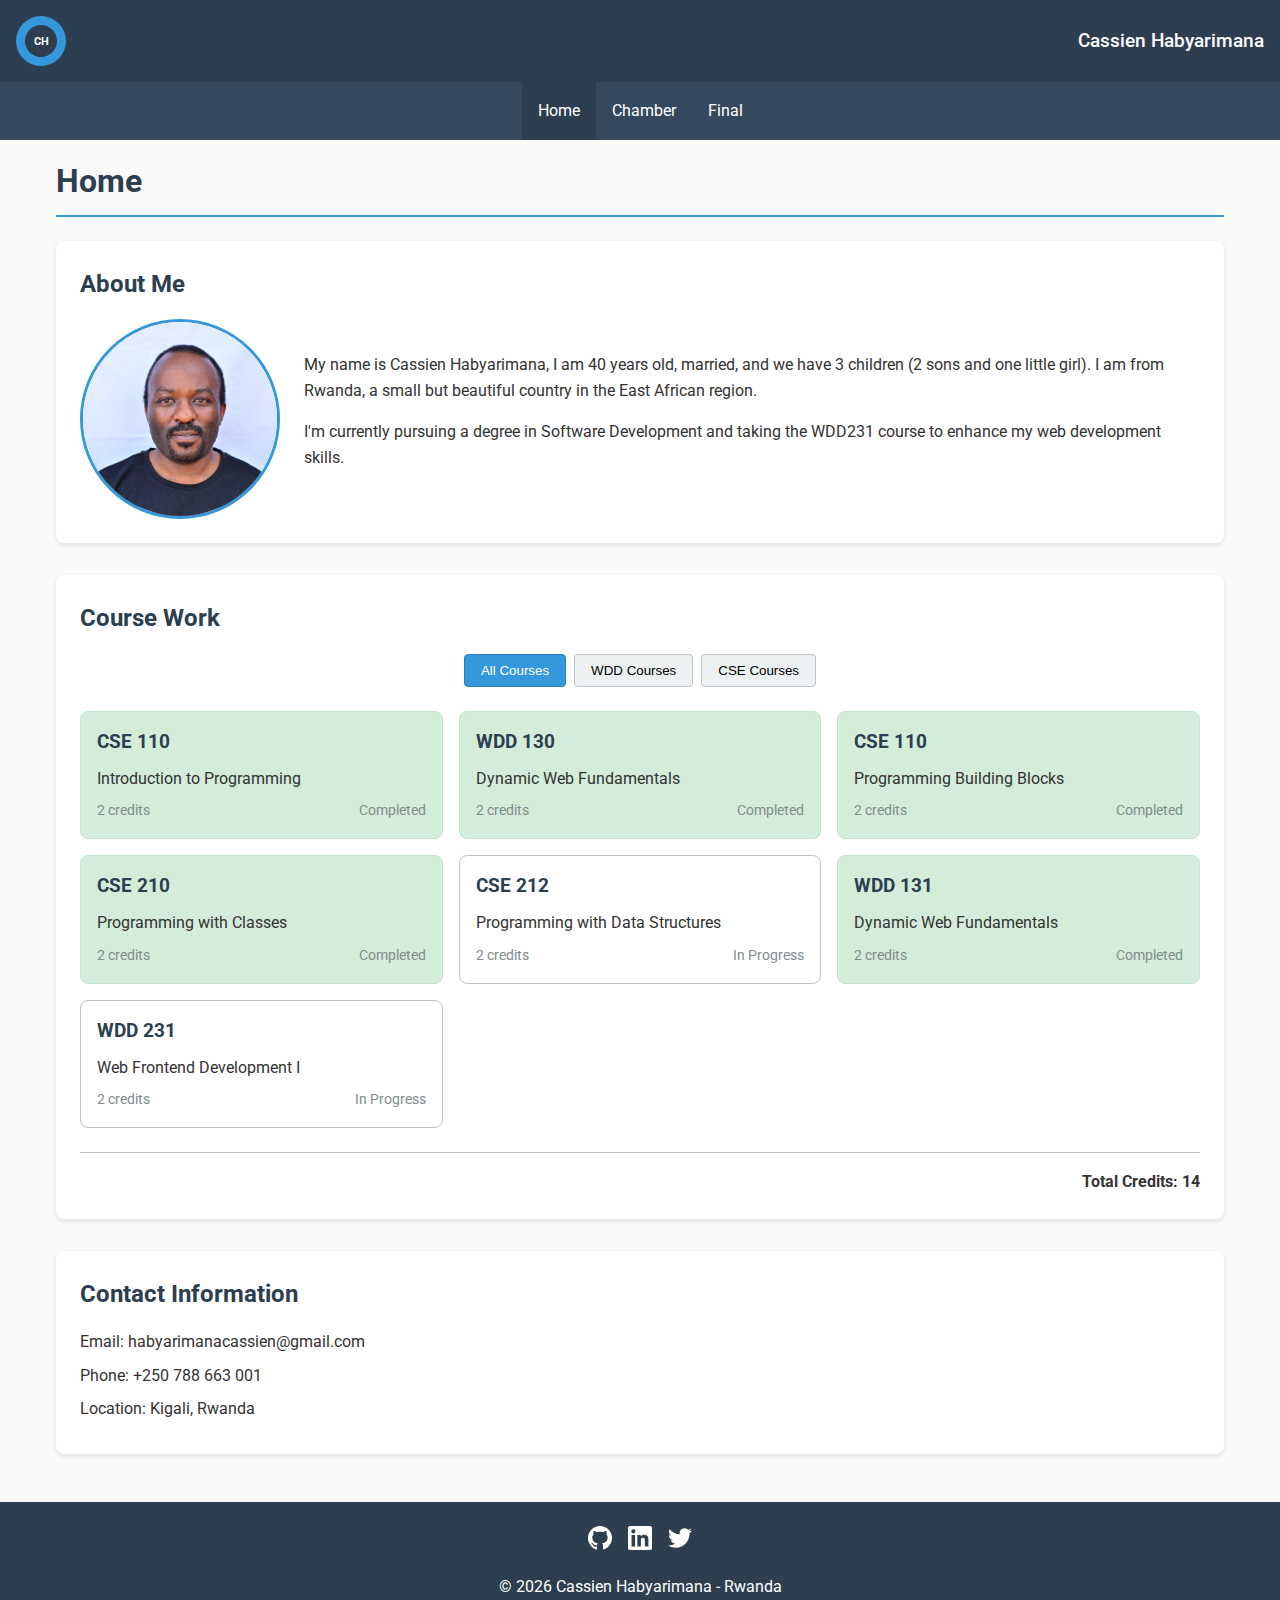
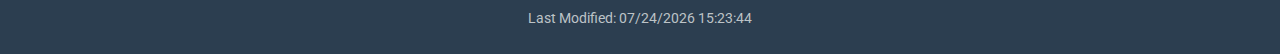
<file: index.html>
<!DOCTYPE html>
<html lang="en">

<head>
    <meta charset="UTF-8">
    <meta name="viewport" content="width=device-width, initial-scale=1.0">
    <meta name="description" content="Course home page for Web Frentend Development - WDD231">
    <meta name="author" content="Cassien Habyarimana">
    <title>WDD231 - Course Home Page</title>

    <!-- Google Fonts -->
    <link rel="preconnect" href="https://fonts.googleapis.com">
    <link rel="preconnect" href="https://fonts.gstatic.com" crossorigin>
    <link href="https://fonts.googleapis.com/css2?family=Roboto:wght@300;400;500;700&display=swap" rel="stylesheet">

    <!-- CSS Files -->
    <link rel="stylesheet" href="styles/small.css">
    <link rel="stylesheet" href="styles/large.css">

    <!-- JavaScript Files -->
    <script src="scripts/navigation.js" defer></script>
    <script src="scripts/date.js" defer></script>
    <script src="scripts/course.js" defer></script>
</head>

<body>
    <header>
        <div class="header-content">
            <svg class="logo" width="50" height="50" viewBox="0 0 50 50">
                <circle cx="25" cy="25" r="20" fill="#2c3e50" />
                <text x="25" y="30" text-anchor="middle" fill="white" font-size="14" font-weight="bold">CH</text>
            </svg>
            <span class="name">Cassien Habyarimana</span>
            <button class="hamburger" aria-label="Toggle navigation menu">
                <span></span>
                <span></span>
                <span></span>
            </button>
        </div>
    </header>

    <nav>
        <ul class="navigation">
            <li><a href="index.html" class="active">Home</a></li>
            <li><a href="chamber.html">Chamber</a></li>
            <li><a href="final.html">Final</a></li>
        </ul>
    </nav>

    <main>
        <h1>Home</h1>

        <section class="about-me">
            <h2>About Me</h2>
            <div class="about-content">
                <img src="images/profile-photo.jpg" alt="Cassien Habyarimana" class="profile-photo">
                <div class="bio">
                    <p>My name is Cassien Habyarimana, I am 40 years old, married, and we have 3 children (2 sons and
                        one little girl). I am from Rwanda, a small but beautiful country in the East African region.
                    </p>
                    <p>I'm currently pursuing a degree in Software Development and taking the WDD231 course to enhance
                        my web development skills.</p>
                </div>
            </div>
        </section>

        <section class="course-work">
            <h2>Course Work</h2>
            <div class="filter-buttons">
                <button id="all-courses" class="filter-btn active">All Courses</button>
                <button id="wdd-courses" class="filter-btn">WDD Courses</button>
                <button id="cse-courses" class="filter-btn">CSE Courses</button>
            </div>
            <div class="course-cards">
                <!-- Course cards will be dynamically generated by JavaScript -->
            </div>
            <div class="credit-total">
                Total Credits: <span id="total-credits">0</span>
            </div>
        </section>

        <section class="contact">
            <h2>Contact Information</h2>
            <p>Email: habyarimanacassien@gmail.com</p>
            <p>Phone: +250 788 663 001</p>
            <p>Location: Kigali, Rwanda</p>
        </section>
    </main>

    <footer>
        <div class="social-links">
            <a href="https://github.com" aria-label="GitHub">
                <svg width="24" height="24" viewBox="0 0 24 24" fill="currentColor">
                    <path
                        d="M12 0c-6.626 0-12 5.373-12 12 0 5.302 3.438 9.8 8.207 11.387.599.111.793-.261.793-.577v-2.234c-3.338.726-4.033-1.416-4.033-1.416-.546-1.387-1.333-1.756-1.333-1.756-1.089-.745.083-.729.083-.729 1.205.084 1.839 1.237 1.839 1.237 1.07 1.834 2.807 1.304 3.492.997.107-.775.418-1.305.762-1.604-2.665-.305-5.467-1.334-5.467-5.931 0-1.311.469-2.381 1.236-3.221-.124-.303-.535-1.524.117-3.176 0 0 1.008-.322 3.301 1.23.957-.266 1.983-.399 3.003-.404 1.02.005 2.047.138 3.006.404 2.291-1.552 3.297-1.23 3.297-1.23.653 1.653.242 2.874.118 3.176.77.84 1.235 1.911 1.235 3.221 0 4.609-2.807 5.624-5.479 5.921.43.372.823 1.102.823 2.222v3.293c0 .319.192.694.801.576 4.765-1.589 8.199-6.086 8.199-11.386 0-6.627-5.373-12-12-12z" />
                </svg>
            </a>
            <a href="https://linkedin.com" aria-label="LinkedIn">
                <svg width="24" height="24" viewBox="0 0 24 24" fill="currentColor">
                    <path
                        d="M20.447 20.452h-3.554v-5.569c0-1.328-.027-3.037-1.852-3.037-1.853 0-2.136 1.445-2.136 2.939v5.667H9.351V9h3.414v1.561h.046c.477-.9 1.637-1.85 3.37-1.85 3.601 0 4.267 2.37 4.267 5.455v6.286zM5.337 7.433c-1.144 0-2.063-.926-2.063-2.065 0-1.138.92-2.063 2.063-2.063 1.14 0 2.064.925 2.064 2.063 0 1.139-.925 2.065-2.064 2.065zm1.782 13.019H3.555V9h3.564v11.452zM22.225 0H1.771C.792 0 0 .774 0 1.729v20.542C0 23.227.792 24 1.771 24h20.451C23.2 24 24 23.227 24 22.271V1.729C24 .774 23.2 0 22.222 0h.003z" />
                </svg>
            </a>
            <a href="https://twitter.com" aria-label="Twitter">
                <svg width="24" height="24" viewBox="0 0 24 24" fill="currentColor">
                    <path
                        d="M23.953 4.57a10 10 0 01-2.825.775 4.958 4.958 0 002.163-2.723c-.951.555-2.005.959-3.127 1.184a4.92 4.92 0 00-8.384 4.482C7.69 8.095 4.067 6.13 1.64 3.162a4.822 4.822 0 00-.666 2.475c0 1.71.87 3.213 2.188 4.096a4.904 4.904 0 01-2.228-.616v.06a4.923 4.923 0 003.946 4.827 4.996 4.996 0 01-2.212.085 4.936 4.936 0 004.604 3.417 9.867 9.867 0 01-6.102 2.105c-.39 0-.779-.023-1.17-.067a13.995 13.995 0 007.557 2.209c9.053 0 13.998-7.496 13.998-13.985 0-.21 0-.42-.015-.63A9.935 9.935 0 0024 4.59z" />
                </svg>
            </a>
        </div>
        <div class="footer-info">
            <p>&copy; <span id="currentyear"></span> Cassien Habyarimana - Rwanda</p>
        </div>
        <div class="last-modified">
            <p>Last Modified: <span id="lastModified"></span></p>
        </div>
    </footer>
</body>

</html>
</file>
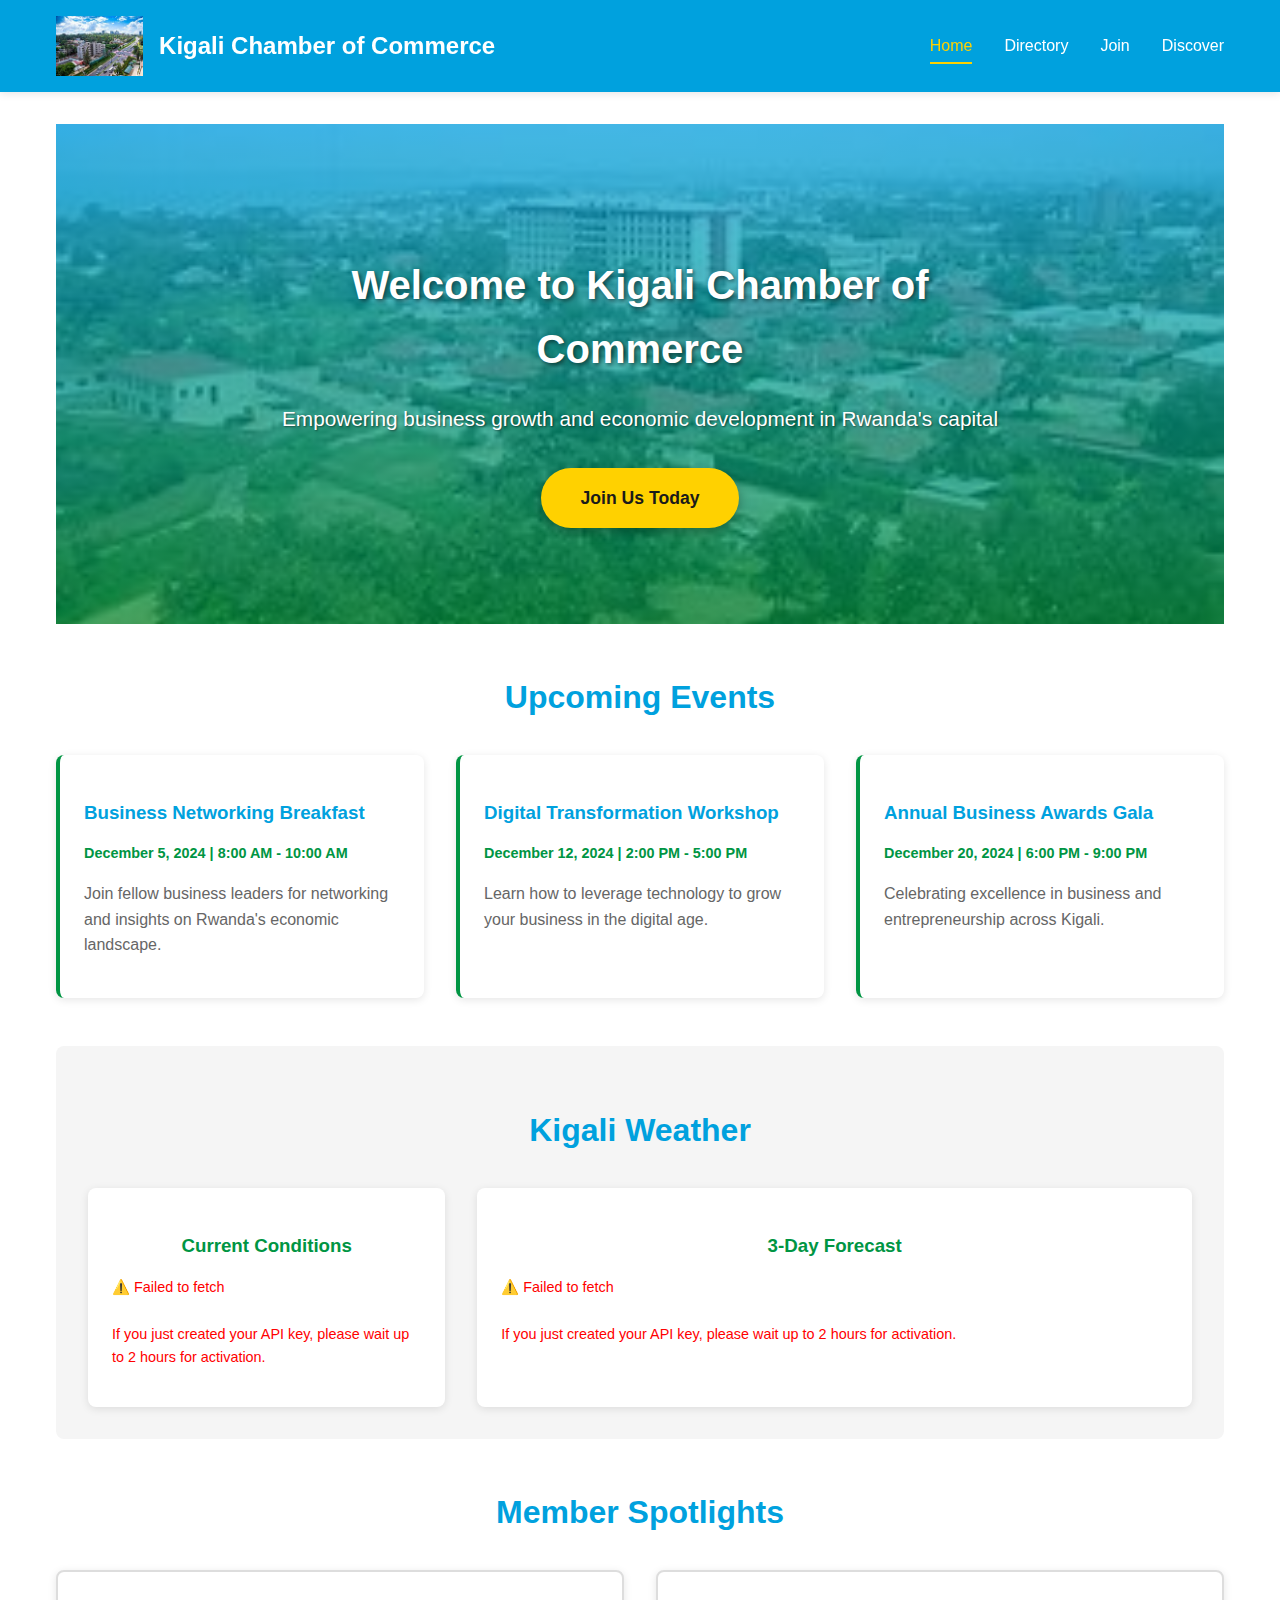
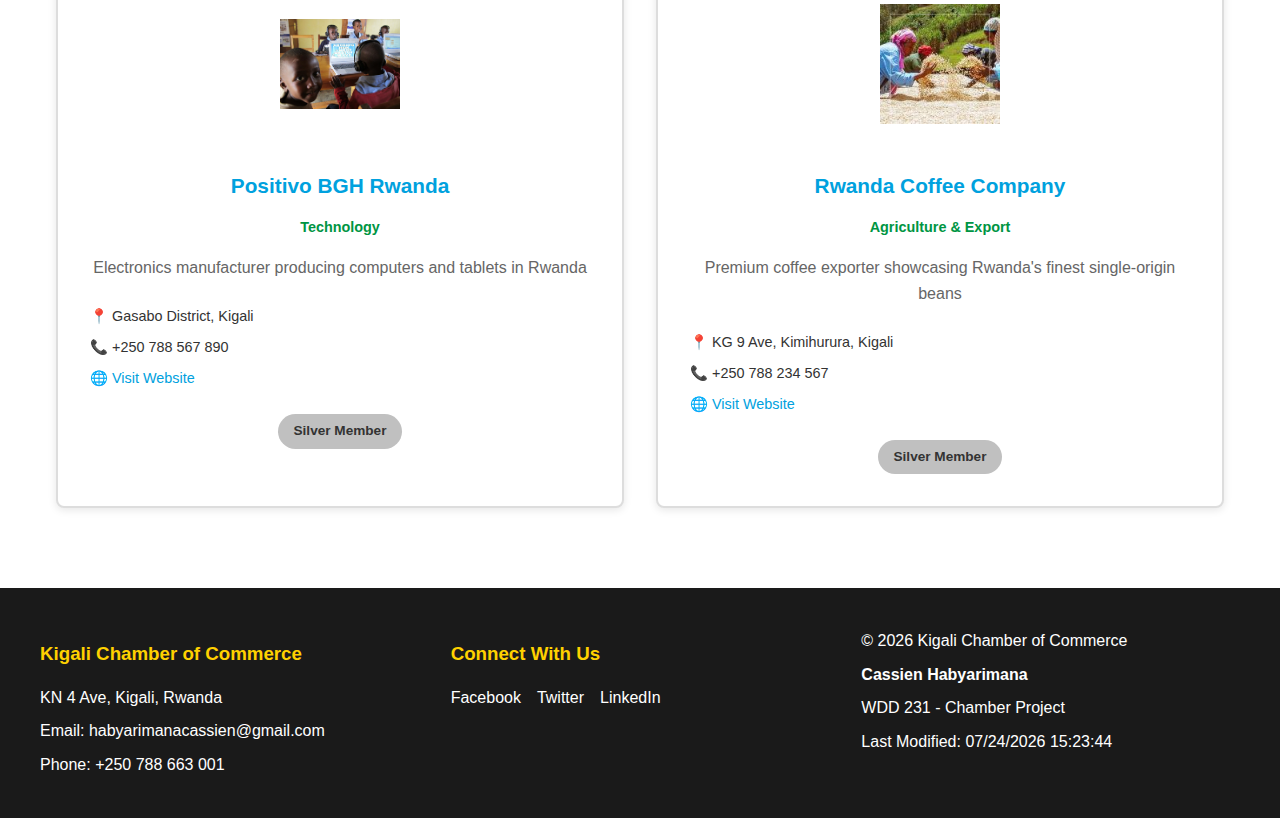
<file: chamber/index.html>
<!DOCTYPE html>
<html lang="en">

<head>
    <meta charset="UTF-8">
    <meta name="viewport" content="width=device-width, initial-scale=1.0">
    <meta name="description"
        content="Kigali Chamber of Commerce - Driving economic growth and business development in Rwanda's capital city.">
    <meta name="author" content="Cassien Habyarimana">

    <!-- Facebook Open Graph Meta Tags -->
    <meta property="og:title" content="Kigali Chamber of Commerce - Home">
    <meta property="og:description"
        content="Join the Kigali Chamber of Commerce and connect with Rwanda's leading businesses and organizations.">
    <meta property="og:image" content="images/kigali-chamber-logo.jpg">
    <meta property="og:url" content="https://habyarimanacassien.github.io/wdd231/chamber/index.html">
    <meta property="og:type" content="website">

    <!-- Google Fonts -->
    <link rel="preconnect" href="https://fonts.googleapis.com">
    <link rel="preconnect" href="https://fonts.gstatic.com" crossorigin>
    <link href="https://fonts.googleapis.com/css2?family=Roboto:wght@400;700&display=swap" rel="stylesheet">
    <style>
        body {
            font-family: 'Roboto', sans-serif;
        }
    </style>

    <title>Kigali Chamber of Commerce - Home</title>
    <link rel="icon" type="image/x-icon" href="images/favicon.ico">

    <!-- CSS -->
    <link rel="stylesheet" href="styles/normalize.css">
    <link rel="stylesheet" href="styles/directory.css">
    <link rel="stylesheet" href="styles/home.css">
</head>

<body>
    <header>
        <div class="header-container">
            <div class="logo-section">
                <img src="images/kigali-chamber-logo.jpg" alt="Kigali Chamber of Commerce Logo" class="logo">
                <h1>Kigali Chamber of Commerce</h1>
            </div>
            <nav>
                <button id="menu-toggle" aria-label="Toggle navigation menu">
                    <span></span>
                    <span></span>
                    <span></span>
                </button>
                <ul id="nav-menu">
                    <li><a href="index.html" class="active">Home</a></li>
                    <li><a href="directory.html">Directory</a></li>
                    <li><a href="join.html">Join</a></li>
                    <li><a href="discover.html">Discover</a></li>
                </ul>
            </nav>
        </div>
    </header>

    <main>
        <!-- Hero Section -->
        <section class="hero">
            <div class="hero-content">
                <h2>Welcome to Kigali Chamber of Commerce</h2>
                <p>Empowering business growth and economic development in Rwanda's capital</p>
                <a href="join.html" class="cta-button">Join Us Today</a>
            </div>
        </section>

        <!-- Current Events Section -->
        <section class="events-section">
            <h2>Upcoming Events</h2>
            <div class="events-container">
                <div class="event-card">
                    <h3>Business Networking Breakfast</h3>
                    <p class="event-date">December 5, 2024 | 8:00 AM - 10:00 AM</p>
                    <p>Join fellow business leaders for networking and insights on Rwanda's economic landscape.</p>
                </div>
                <div class="event-card">
                    <h3>Digital Transformation Workshop</h3>
                    <p class="event-date">December 12, 2024 | 2:00 PM - 5:00 PM</p>
                    <p>Learn how to leverage technology to grow your business in the digital age.</p>
                </div>
                <div class="event-card">
                    <h3>Annual Business Awards Gala</h3>
                    <p class="event-date">December 20, 2024 | 6:00 PM - 9:00 PM</p>
                    <p>Celebrating excellence in business and entrepreneurship across Kigali.</p>
                </div>
            </div>
        </section>

        <!-- Weather Section -->
        <section class="weather-section">
            <h2>Kigali Weather</h2>
            <div class="weather-container">
                <div class="current-weather">
                    <h3>Current Conditions</h3>
                    <div id="current-weather-content">
                        <p>Loading weather data...</p>
                    </div>
                </div>
                <div class="forecast">
                    <h3>3-Day Forecast</h3>
                    <div id="forecast-content">
                        <p>Loading forecast...</p>
                    </div>
                </div>
            </div>
        </section>

        <!-- Company Spotlights Section -->
        <section class="spotlights-section">
            <h2>Member Spotlights</h2>
            <div id="spotlights-container" class="spotlights-container">
                <!-- Spotlight cards will be inserted here by JavaScript -->
            </div>
        </section>
    </main>

    <footer>
        <div class="footer-container">
            <div class="footer-section contact-info">
                <h3>Kigali Chamber of Commerce</h3>
                <p>KN 4 Ave, Kigali, Rwanda</p>
                <p>Email: habyarimanacassien@gmail.com</p>
                <p>Phone: +250 788 663 001</p>
            </div>
            <div class="footer-section social-media">
                <h3>Connect With Us</h3>
                <div class="social-links">
                    <a href="https://facebook.com" target="_blank" aria-label="Facebook">Facebook</a>
                    <a href="https://twitter.com" target="_blank" aria-label="Twitter">Twitter</a>
                    <a href="https://linkedin.com" target="_blank" aria-label="LinkedIn">LinkedIn</a>
                </div>
            </div>
            <div class="footer-section development-info">
                <p>&copy; <span id="copyright-year"></span> Kigali Chamber of Commerce</p>
                <p><strong>Cassien Habyarimana</strong></p>
                <p>WDD 231 - Chamber Project</p>
                <p>Last Modified: <span id="last-modified"></span></p>
            </div>
        </div>
    </footer>

    <script src="scripts/home.js"></script>
</body>

</html>
</file>
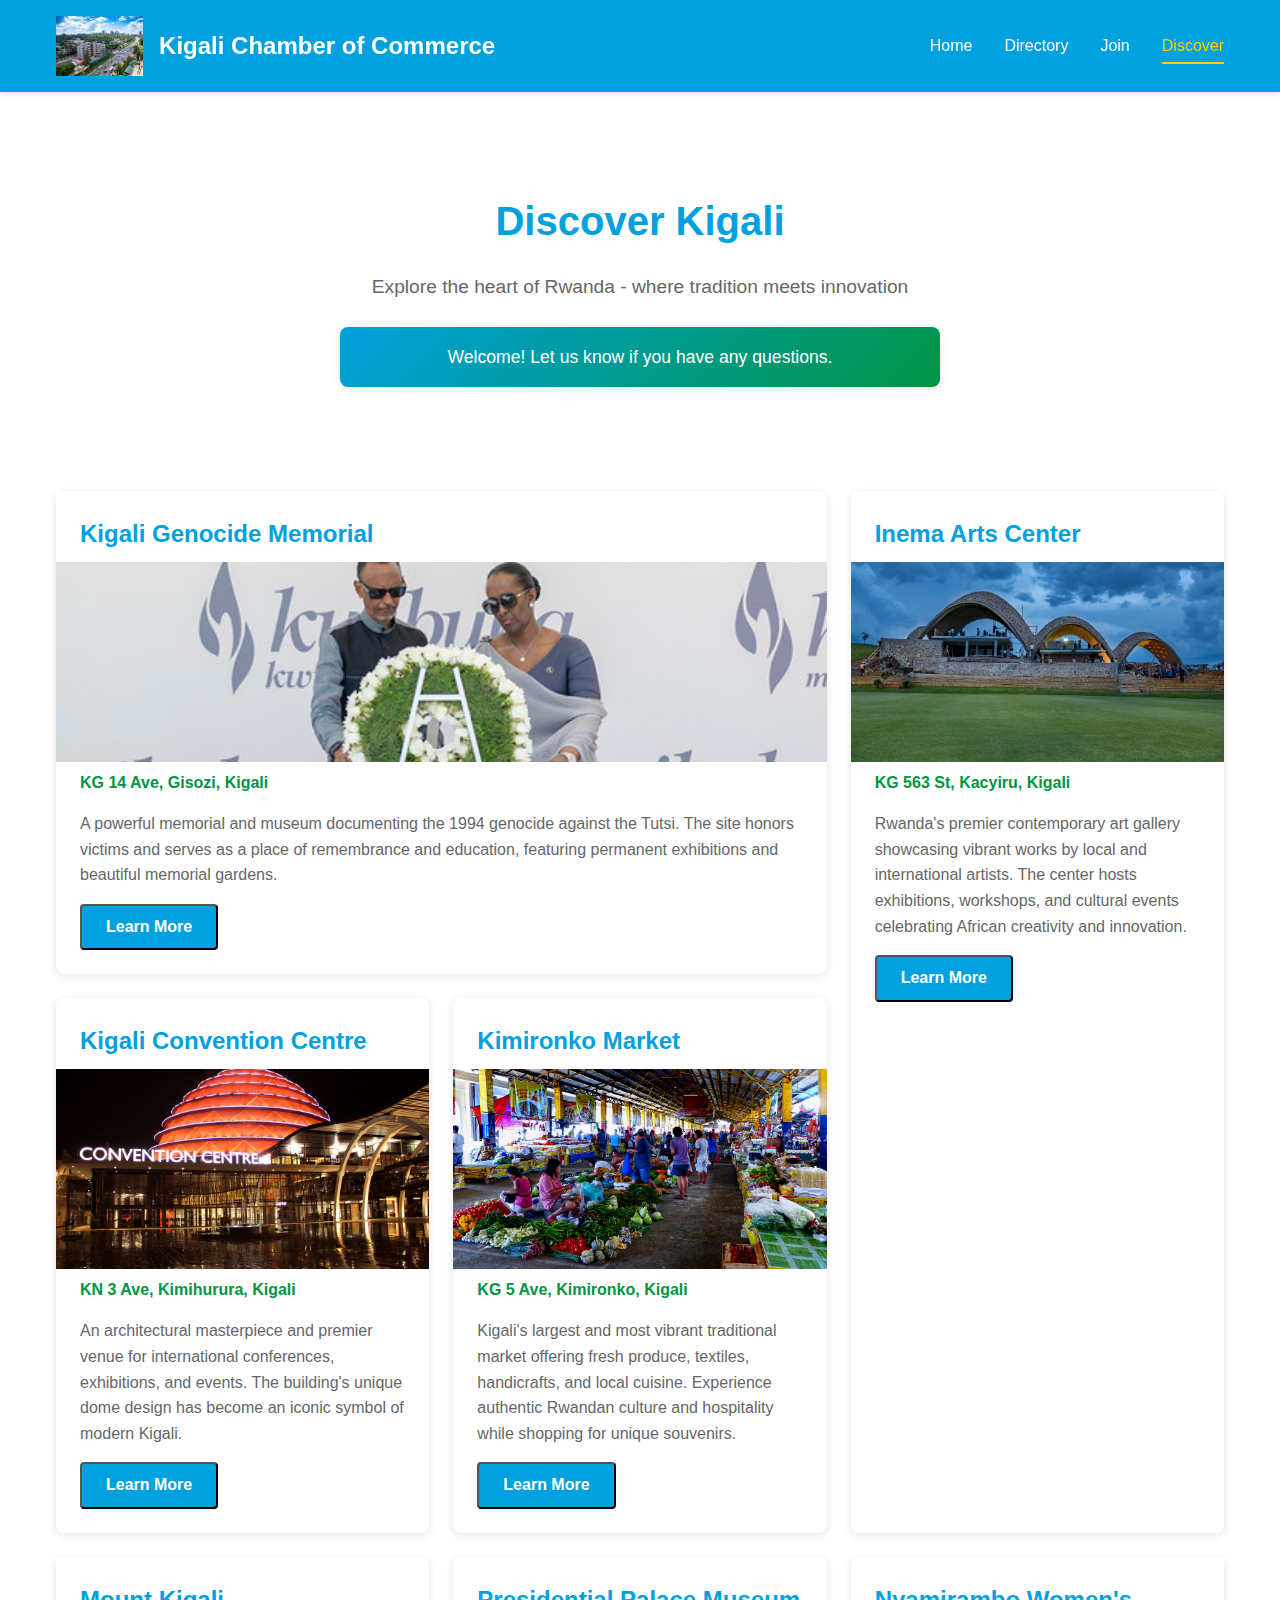
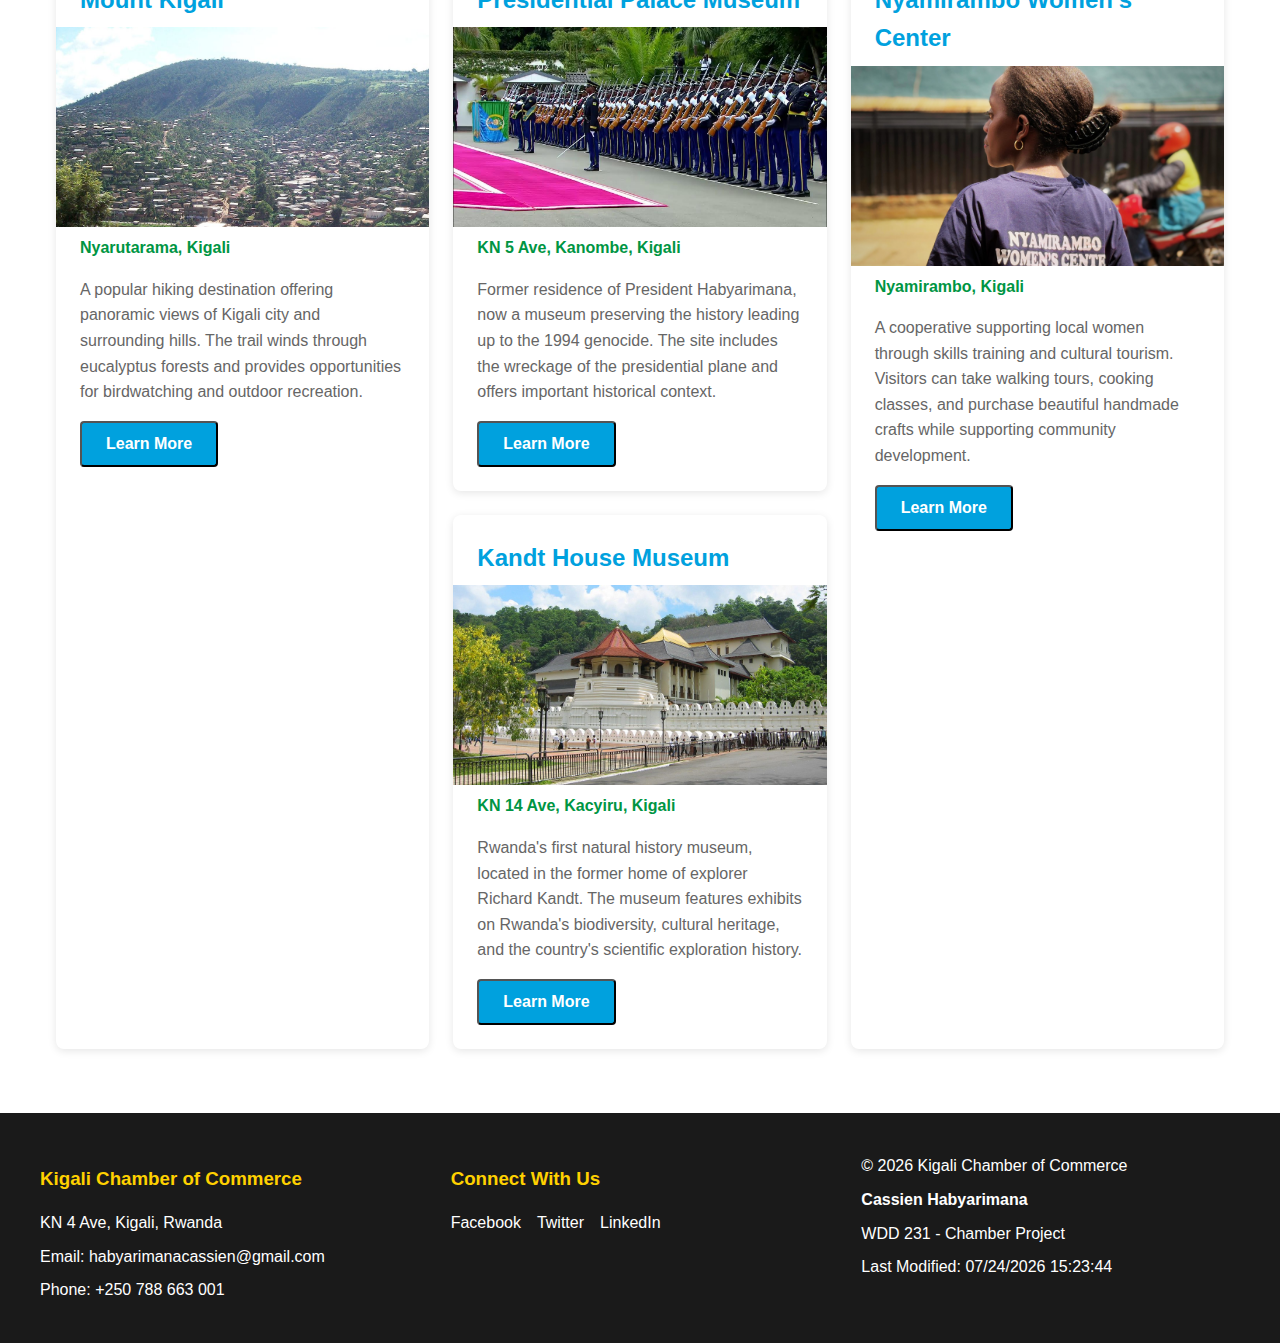
<file: chamber/discover.html>
<!DOCTYPE html>
<html lang="en">

<head>
    <meta charset="UTF-8">
    <meta name="viewport" content="width=device-width, initial-scale=1.0">
    <meta name="description"
        content="Discover Kigali, Rwanda - Explore local attractions, culture, and opportunities in Rwanda's vibrant capital city.">
    <meta name="author" content="Cassien Habyarimana">

    <!-- Facebook Open Graph Meta Tags -->
    <meta property="og:title" content="Discover Kigali - Chamber of Commerce">
    <meta property="og:description"
        content="Explore the best of Kigali, Rwanda's capital city. Discover attractions, culture, and business opportunities.">
    <meta property="og:image" content="images/kigali-chamber-logo.jpg">
    <meta property="og:url" content="https://habyarimanacassien.github.io/wdd231/chamber/discover.html">
    <meta property="og:type" content="website">

    <!-- Google Fonts -->
    <link rel="preconnect" href="https://fonts.googleapis.com">
    <link rel="preconnect" href="https://fonts.gstatic.com" crossorigin>
    <link href="https://fonts.googleapis.com/css2?family=Roboto:wght@400;700&display=swap" rel="stylesheet">
    <style>
        body {
            font-family: 'Roboto', sans-serif;
        }
    </style>

    <title>Discover Kigali - Chamber of Commerce</title>
    <link rel="icon" type="image/x-icon" href="images/favicon.ico">

    <!-- CSS -->
    <link rel="stylesheet" href="styles/normalize.css">
    <link rel="stylesheet" href="styles/directory.css">
    <link rel="stylesheet" href="styles/discover.css">
</head>

<body>
    <header>
        <div class="header-container">
            <div class="logo-section">
                <img src="images/kigali-chamber-logo.jpg" alt="Kigali Chamber of Commerce Logo" class="logo">
                <h1>Kigali Chamber of Commerce</h1>
            </div>
            <nav>
                <button id="menu-toggle" aria-label="Toggle navigation menu">
                    <span></span>
                    <span></span>
                    <span></span>
                </button>
                <ul id="nav-menu">
                    <li><a href="index.html">Home</a></li>
                    <li><a href="directory.html">Directory</a></li>
                    <li><a href="join.html">Join</a></li>
                    <li><a href="discover.html" class="active">Discover</a></li>
                </ul>
            </nav>
        </div>
    </header>

    <main>
        <div class="discover-header">
            <h2>Discover Kigali</h2>
            <p class="subtitle">Explore the heart of Rwanda - where tradition meets innovation</p>
            <div id="visit-message" class="visit-message"></div>
        </div>

        <div id="attractions-container" class="attractions-container">
            <!-- Attraction cards will be inserted here by JavaScript -->
        </div>
    </main>

    <footer>
        <div class="footer-container">
            <div class="footer-section contact-info">
                <h3>Kigali Chamber of Commerce</h3>
                <p>KN 4 Ave, Kigali, Rwanda</p>
                <p>Email: habyarimanacassien@gmail.com</p>
                <p>Phone: +250 788 663 001</p>
            </div>
            <div class="footer-section social-media">
                <h3>Connect With Us</h3>
                <div class="social-links">
                    <a href="https://facebook.com" target="_blank" aria-label="Facebook">Facebook</a>
                    <a href="https://twitter.com" target="_blank" aria-label="Twitter">Twitter</a>
                    <a href="https://linkedin.com" target="_blank" aria-label="LinkedIn">LinkedIn</a>
                </div>
            </div>
            <div class="footer-section development-info">
                <p>&copy; <span id="copyright-year"></span> Kigali Chamber of Commerce</p>
                <p><strong>Cassien Habyarimana</strong></p>
                <p>WDD 231 - Chamber Project</p>
                <p>Last Modified: <span id="last-modified"></span></p>
            </div>
        </div>
    </footer>

    <script src="scripts/discover.js" type="module"></script>
</body>

</html>
</file>
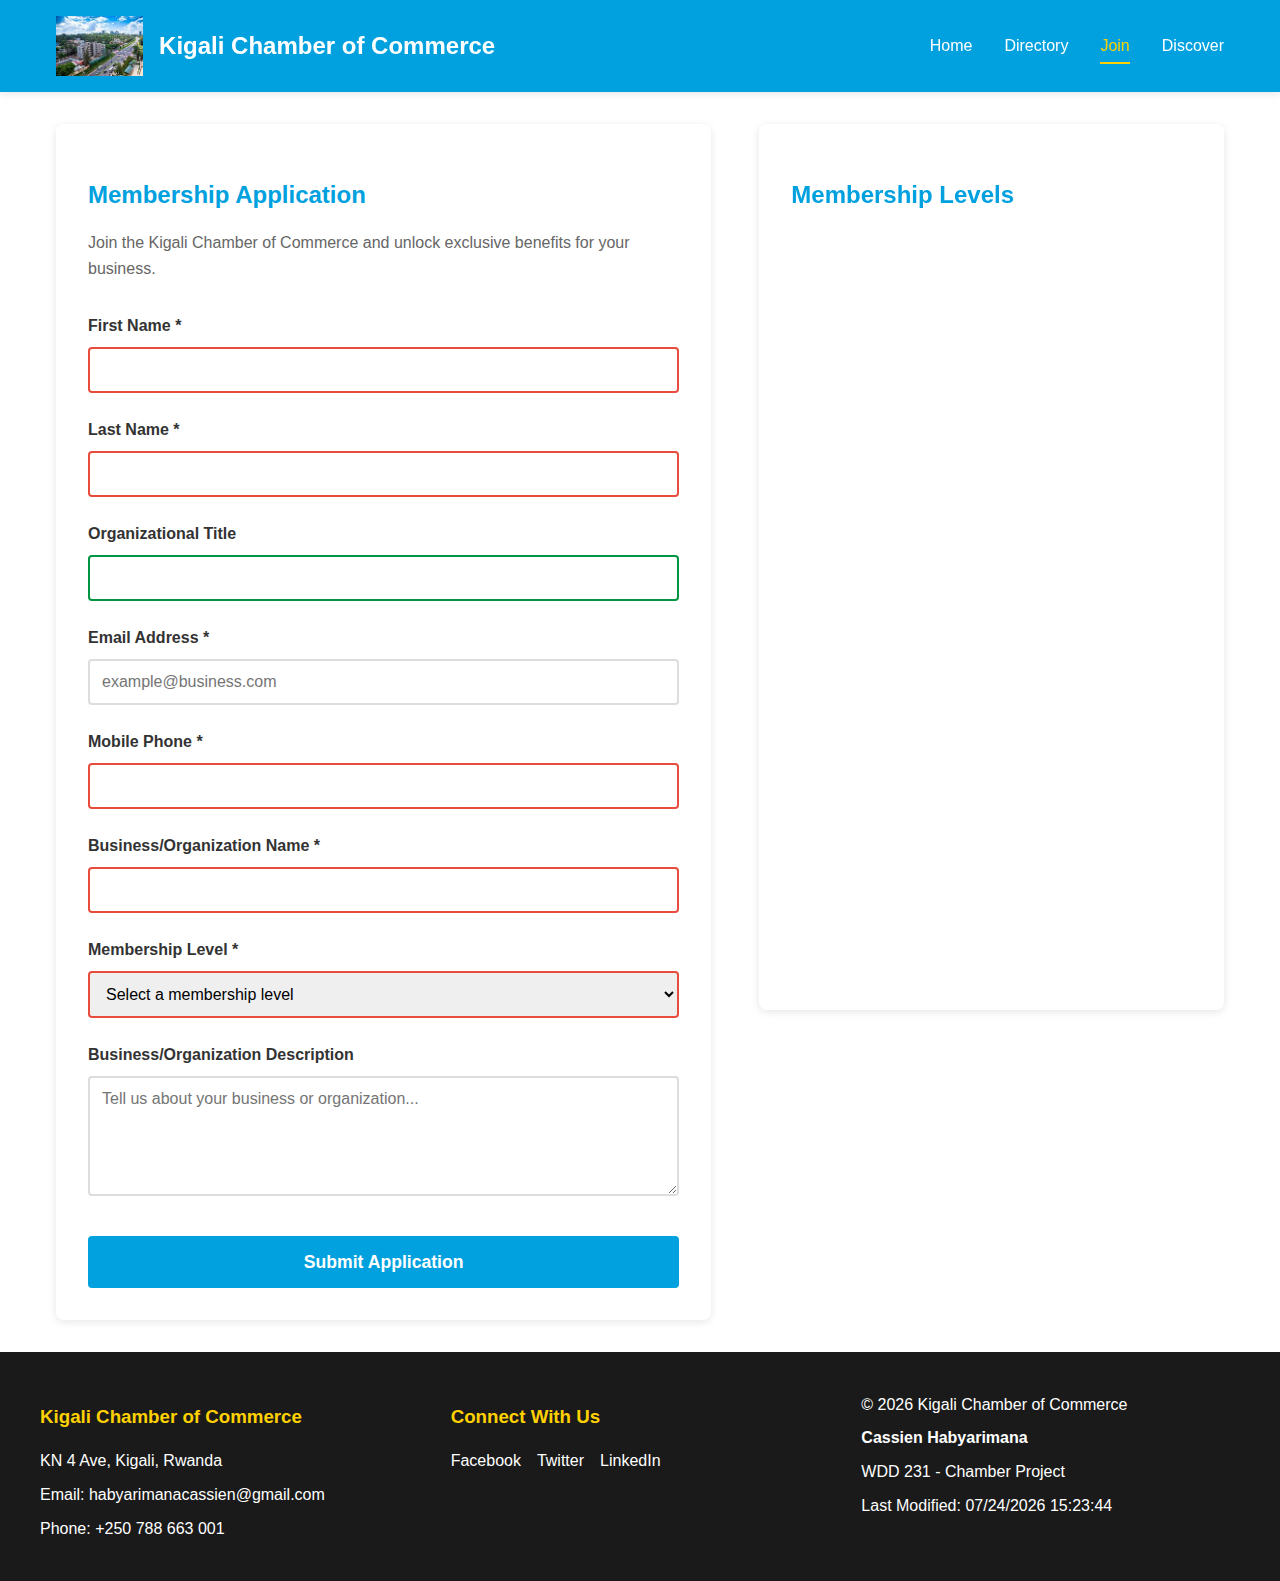
<file: chamber/join.html>
<!DOCTYPE html>
<html lang="en">

<head>
    <meta charset="UTF-8">
    <meta name="viewport" content="width=device-width, initial-scale=1.0">
    <meta name="description"
        content="Join the Kigali Chamber of Commerce and become part of Rwanda's leading business community.">
    <meta name="author" content="Cassien Habyarimana">

    <!-- Facebook Open Graph Meta Tags -->
    <meta property="og:title" content="Join - Kigali Chamber of Commerce">
    <meta property="og:description"
        content="Apply for membership at the Kigali Chamber of Commerce and unlock exclusive business benefits.">
    <meta property="og:image" content="images/kigali-chamber-logo.jpg">
    <meta property="og:url" content="https://habyarimanacassien.github.io/wdd231/chamber/join.html">
    <meta property="og:type" content="website">

    <!-- Google Fonts -->
    <link rel="preconnect" href="https://fonts.googleapis.com">
    <link rel="preconnect" href="https://fonts.gstatic.com" crossorigin>
    <link href="https://fonts.googleapis.com/css2?family=Roboto:wght@400;700&display=swap" rel="stylesheet">
    <style>
        body {
            font-family: 'Roboto', sans-serif;
        }
    </style>

    <title>Join Us - Kigali Chamber of Commerce</title>
    <link rel="icon" type="image/x-icon" href="images/favicon.ico">

    <!-- CSS -->
    <link rel="stylesheet" href="styles/normalize.css">
    <link rel="stylesheet" href="styles/directory.css">
    <link rel="stylesheet" href="styles/join.css">
</head>

<body>
    <header>
        <div class="header-container">
            <div class="logo-section">
                <img src="images/kigali-chamber-logo.jpg" alt="Kigali Chamber of Commerce Logo" class="logo">
                <h1>Kigali Chamber of Commerce</h1>
            </div>
            <nav>
                <button id="menu-toggle" aria-label="Toggle navigation menu">
                    <span></span>
                    <span></span>
                    <span></span>
                </button>
                <ul id="nav-menu">
                    <li><a href="index.html">Home</a></li>
                    <li><a href="directory.html">Directory</a></li>
                    <li><a href="join.html" class="active">Join</a></li>
                    <li><a href="discover.html">Discover</a></li>
                </ul>
            </nav>
        </div>
    </header>

    <main>
        <div class="join-container">
            <div class="form-section">
                <h2>Membership Application</h2>
                <p class="intro-text">Join the Kigali Chamber of Commerce and unlock exclusive benefits for your
                    business.</p>

                <form action="thankyou.html" method="get" id="membership-form">
                    <label for="first-name">
                        First Name *
                        <input type="text" id="first-name" name="first-name" title="First Name"
                            autocomplete="given-name" required>
                    </label>

                    <label for="last-name">
                        Last Name *
                        <input type="text" id="last-name" name="last-name" title="Last Name" autocomplete="family-name"
                            required>
                    </label>

                    <label for="org-title">
                        Organizational Title
                        <input type="text" id="org-title" name="org-title" title="Organizational Title"
                            autocomplete="organization-title" pattern="[A-Za-z\s\-]{7,}"
                            title="Please enter at least 7 alphabetic characters, spaces, or hyphens">
                    </label>

                    <label for="email">
                        Email Address *
                        <input type="email" id="email" name="email" title="Email Address" autocomplete="email"
                            placeholder="example@business.com" required>
                    </label>

                    <label for="mobile">
                        Mobile Phone *
                        <input type="tel" id="mobile" name="mobile" title="Mobile Phone Number" autocomplete="tel"
                            required>
                    </label>

                    <label for="business-name">
                        Business/Organization Name *
                        <input type="text" id="business-name" name="business-name" title="Business or Organization Name"
                            autocomplete="organization" required>
                    </label>

                    <label for="membership-level">
                        Membership Level *
                        <select id="membership-level" name="membership-level" title="Membership Level" required>
                            <option value="">Select a membership level</option>
                            <option value="np">NP Membership (Non-Profit - Free)</option>
                            <option value="bronze">Bronze Membership</option>
                            <option value="silver">Silver Membership</option>
                            <option value="gold">Gold Membership</option>
                        </select>
                    </label>

                    <label for="business-description">
                        Business/Organization Description
                        <textarea id="business-description" name="business-description" title="Business Description"
                            rows="5" placeholder="Tell us about your business or organization..."></textarea>
                    </label>

                    <input type="hidden" id="timestamp" name="timestamp">

                    <button type="submit" class="submit-btn">Submit Application</button>
                </form>
            </div>

            <div class="membership-cards-section">
                <h2>Membership Levels</h2>
                <div class="membership-cards">
                    <div class="membership-card np-card">
                        <h3>NP Membership</h3>
                        <p class="price">Free</p>
                        <p class="description">For non-profit organizations</p>
                        <a href="#" class="learn-more" data-modal="np-modal">Learn More</a>
                    </div>

                    <div class="membership-card bronze-card">
                        <h3>Bronze</h3>
                        <p class="price">$100/year</p>
                        <p class="description">Essential business benefits</p>
                        <a href="#" class="learn-more" data-modal="bronze-modal">Learn More</a>
                    </div>

                    <div class="membership-card silver-card">
                        <h3>Silver</h3>
                        <p class="price">$250/year</p>
                        <p class="description">Enhanced networking opportunities</p>
                        <a href="#" class="learn-more" data-modal="silver-modal">Learn More</a>
                    </div>

                    <div class="membership-card gold-card">
                        <h3>Gold</h3>
                        <p class="price">$500/year</p>
                        <p class="description">Premium features & spotlight</p>
                        <a href="#" class="learn-more" data-modal="gold-modal">Learn More</a>
                    </div>
                </div>
            </div>
        </div>

        <!-- Modals -->
        <div id="np-modal" class="modal">
            <div class="modal-content">
                <span class="close">&times;</span>
                <h3>NP Membership Benefits</h3>
                <ul>
                    <li>Free listing in our business directory</li>
                    <li>Access to monthly networking events</li>
                    <li>Quarterly newsletter subscription</li>
                    <li>Business resource library access</li>
                    <li>Community event participation</li>
                </ul>
            </div>
        </div>

        <div id="bronze-modal" class="modal">
            <div class="modal-content">
                <span class="close">&times;</span>
                <h3>Bronze Membership Benefits</h3>
                <ul>
                    <li>All NP Membership benefits</li>
                    <li>Priority event registration</li>
                    <li>Quarterly business workshops</li>
                    <li>Member-to-member discounts</li>
                    <li>Social media promotion (1x/quarter)</li>
                    <li>Chamber event discounts (10%)</li>
                </ul>
            </div>
        </div>

        <div id="silver-modal" class="modal">
            <div class="modal-content">
                <span class="close">&times;</span>
                <h3>Silver Membership Benefits</h3>
                <ul>
                    <li>All Bronze Membership benefits</li>
                    <li>Featured listing in directory</li>
                    <li>Monthly spotlight opportunity on homepage</li>
                    <li>Free training sessions (up to 3/year)</li>
                    <li>Social media promotion (2x/quarter)</li>
                    <li>Chamber event discounts (20%)</li>
                    <li>Business advisory services</li>
                </ul>
            </div>
        </div>

        <div id="gold-modal" class="modal">
            <div class="modal-content">
                <span class="close">&times;</span>
                <h3>Gold Membership Benefits</h3>
                <ul>
                    <li>All Silver Membership benefits</li>
                    <li>Premium directory placement</li>
                    <li>Weekly spotlight on homepage</li>
                    <li>Unlimited training sessions</li>
                    <li>Weekly social media promotion</li>
                    <li>Chamber event discounts (30%)</li>
                    <li>Exclusive executive networking events</li>
                    <li>Advertising in chamber publications</li>
                    <li>Speaking opportunities at events</li>
                    <li>Dedicated account manager</li>
                </ul>
            </div>
        </div>
    </main>

    <footer>
        <div class="footer-container">
            <div class="footer-section contact-info">
                <h3>Kigali Chamber of Commerce</h3>
                <p>KN 4 Ave, Kigali, Rwanda</p>
                <p>Email: habyarimanacassien@gmail.com</p>
                <p>Phone: +250 788 663 001</p>
            </div>
            <div class="footer-section social-media">
                <h3>Connect With Us</h3>
                <div class="social-links">
                    <a href="https://facebook.com" target="_blank" aria-label="Facebook">Facebook</a>
                    <a href="https://twitter.com" target="_blank" aria-label="Twitter">Twitter</a>
                    <a href="https://linkedin.com" target="_blank" aria-label="LinkedIn">LinkedIn</a>
                </div>
            </div>
            <div class="footer-section development-info">
                <p>&copy; <span id="copyright-year"></span> Kigali Chamber of Commerce</p>
                <p><strong>Cassien Habyarimana</strong></p>
                <p>WDD 231 - Chamber Project</p>
                <p>Last Modified: <span id="last-modified"></span></p>
            </div>
        </div>
    </footer>

    <script src="scripts/join.js"></script>
</body>

</html>
</file>
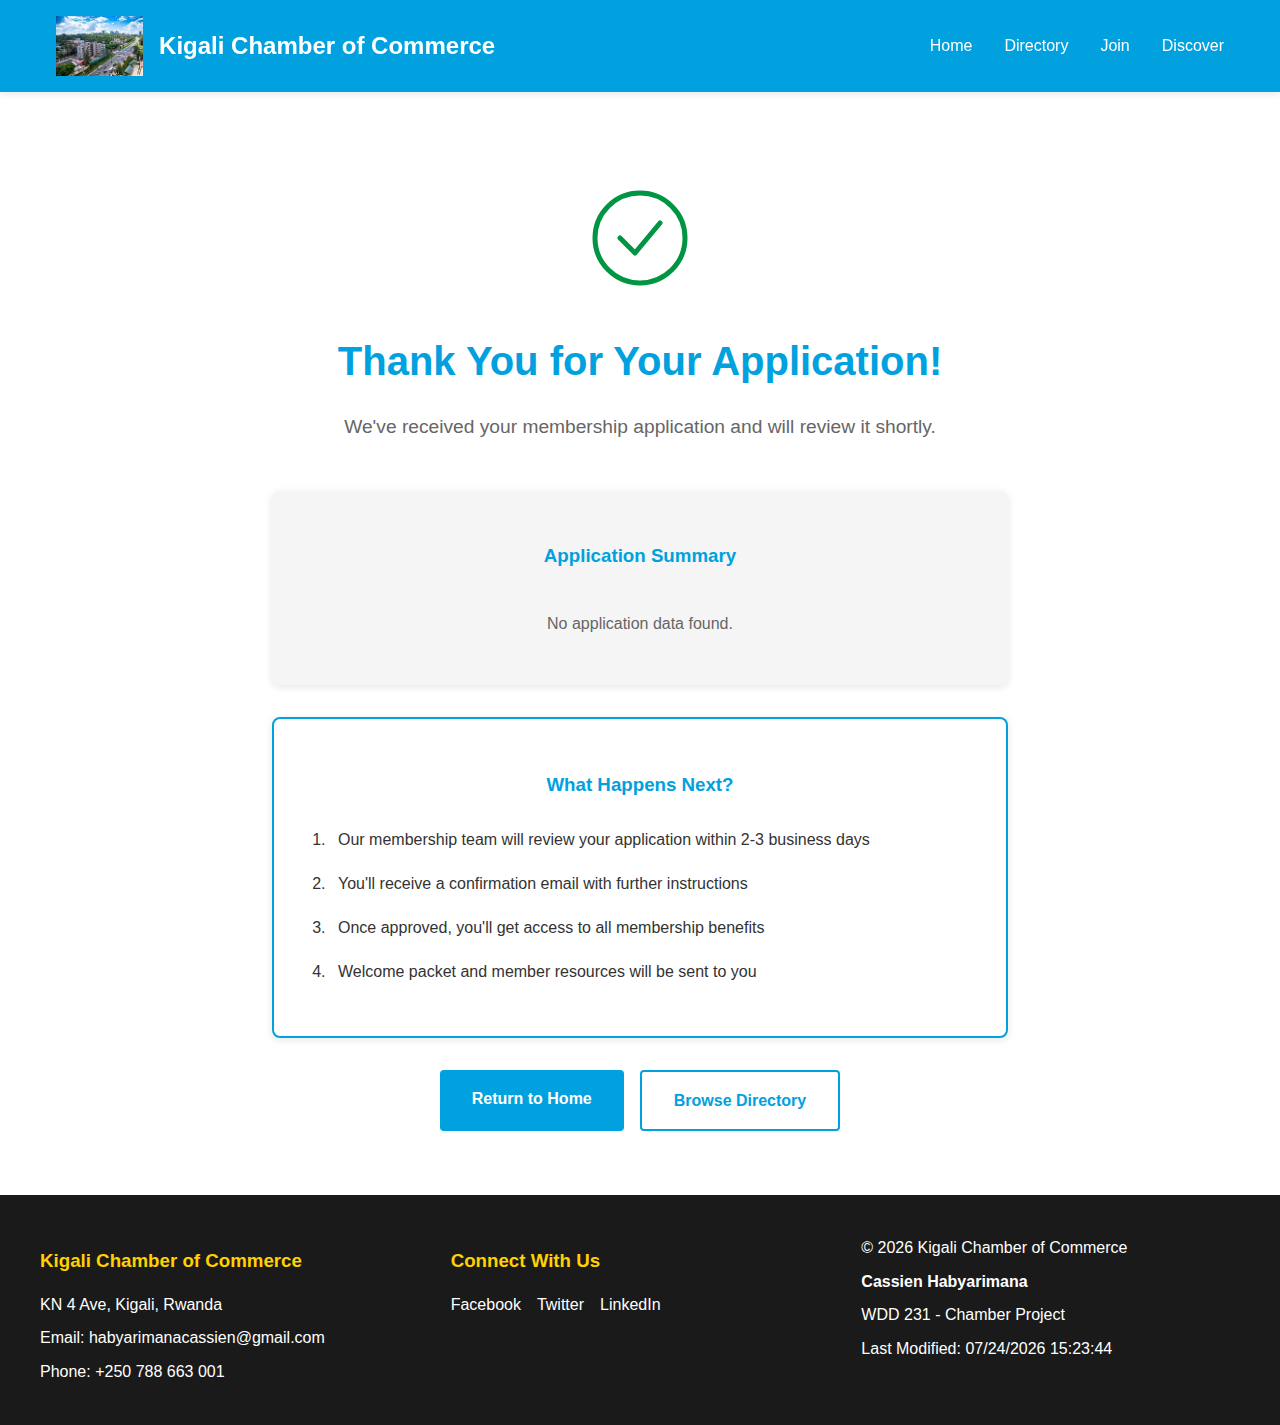
<file: chamber/thankyou.html>
<!DOCTYPE html>
<html lang="en">

<head>
    <meta charset="UTF-8">
    <meta name="viewport" content="width=device-width, initial-scale=1.0">
    <meta name="description" content="Thank you for applying to the Kigali Chamber of Commerce.">
    <meta name="author" content="Cassien Habyarimana">

    <!-- Google Fonts -->
    <link rel="preconnect" href="https://fonts.googleapis.com">
    <link rel="preconnect" href="https://fonts.gstatic.com" crossorigin>
    <link href="https://fonts.googleapis.com/css2?family=Roboto:wght@400;700&display=swap" rel="stylesheet">
    <style>
        body {
            font-family: 'Roboto', sans-serif;
        }
    </style>

    <title>Application Received - Kigali Chamber of Commerce</title>
    <link rel="icon" type="image/x-icon" href="images/favicon.ico">

    <!-- CSS -->
    <link rel="stylesheet" href="styles/normalize.css">
    <link rel="stylesheet" href="styles/directory.css">
    <link rel="stylesheet" href="styles/thankyou.css">
</head>

<body>
    <header>
        <div class="header-container">
            <div class="logo-section">
                <img src="images/kigali-chamber-logo.jpg" alt="Kigali Chamber of Commerce Logo" class="logo">
                <h1>Kigali Chamber of Commerce</h1>
            </div>
            <nav>
                <button id="menu-toggle" aria-label="Toggle navigation menu">
                    <span></span>
                    <span></span>
                    <span></span>
                </button>
                <ul id="nav-menu">
                    <li><a href="index.html">Home</a></li>
                    <li><a href="directory.html">Directory</a></li>
                    <li><a href="join.html">Join</a></li>
                    <li><a href="discover.html">Discover</a></li>
                </ul>
            </nav>
        </div>
    </header>

    <main>
        <div class="thankyou-container">
            <div class="success-icon">
                <svg width="100" height="100" viewBox="0 0 100 100" fill="none">
                    <circle cx="50" cy="50" r="45" stroke="#009543" stroke-width="5" fill="none" />
                    <path d="M30 50 L45 65 L70 35" stroke="#009543" stroke-width="5" stroke-linecap="round"
                        stroke-linejoin="round" />
                </svg>
            </div>

            <h2>Thank You for Your Application!</h2>
            <p class="success-message">We've received your membership application and will review it shortly.</p>

            <div class="application-summary">
                <h3>Application Summary</h3>
                <div id="summary-content">
                    <!-- Form data will be inserted here by JavaScript -->
                </div>
            </div>

            <div class="next-steps">
                <h3>What Happens Next?</h3>
                <ol>
                    <li>Our membership team will review your application within 2-3 business days</li>
                    <li>You'll receive a confirmation email with further instructions</li>
                    <li>Once approved, you'll get access to all membership benefits</li>
                    <li>Welcome packet and member resources will be sent to you</li>
                </ol>
            </div>

            <div class="action-buttons">
                <a href="index.html" class="btn btn-primary">Return to Home</a>
                <a href="directory.html" class="btn btn-secondary">Browse Directory</a>
            </div>
        </div>
    </main>

    <footer>
        <div class="footer-container">
            <div class="footer-section contact-info">
                <h3>Kigali Chamber of Commerce</h3>
                <p>KN 4 Ave, Kigali, Rwanda</p>
                <p>Email: habyarimanacassien@gmail.com</p>
                <p>Phone: +250 788 663 001</p>
            </div>
            <div class="footer-section social-media">
                <h3>Connect With Us</h3>
                <div class="social-links">
                    <a href="https://facebook.com" target="_blank" aria-label="Facebook">Facebook</a>
                    <a href="https://twitter.com" target="_blank" aria-label="Twitter">Twitter</a>
                    <a href="https://linkedin.com" target="_blank" aria-label="LinkedIn">LinkedIn</a>
                </div>
            </div>
            <div class="footer-section development-info">
                <p>&copy; <span id="copyright-year"></span> Kigali Chamber of Commerce</p>
                <p><strong>Cassien Habyarimana</strong></p>
                <p>WDD 231 - Chamber Project</p>
                <p>Last Modified: <span id="last-modified"></span></p>
            </div>
        </div>
    </footer>

    <script src="scripts/thankyou.js"></script>
</body>

</html>
</file>
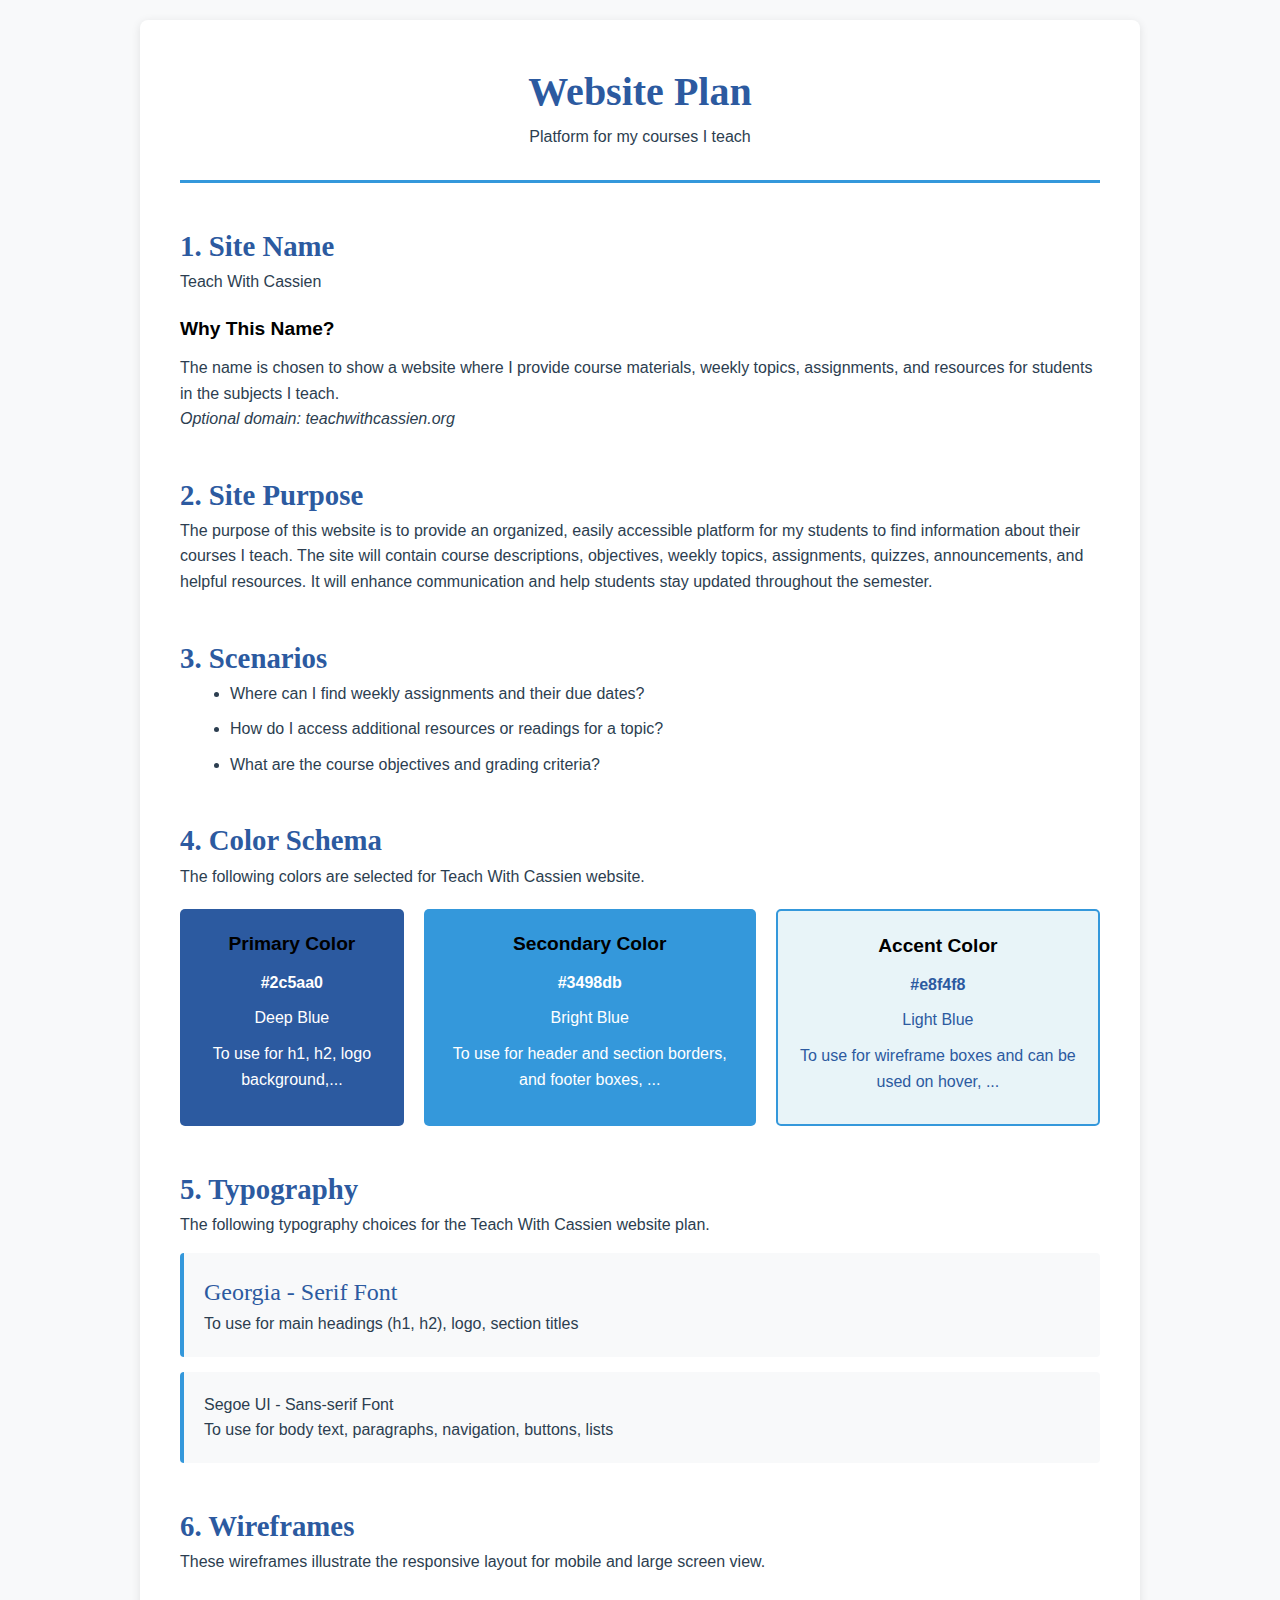
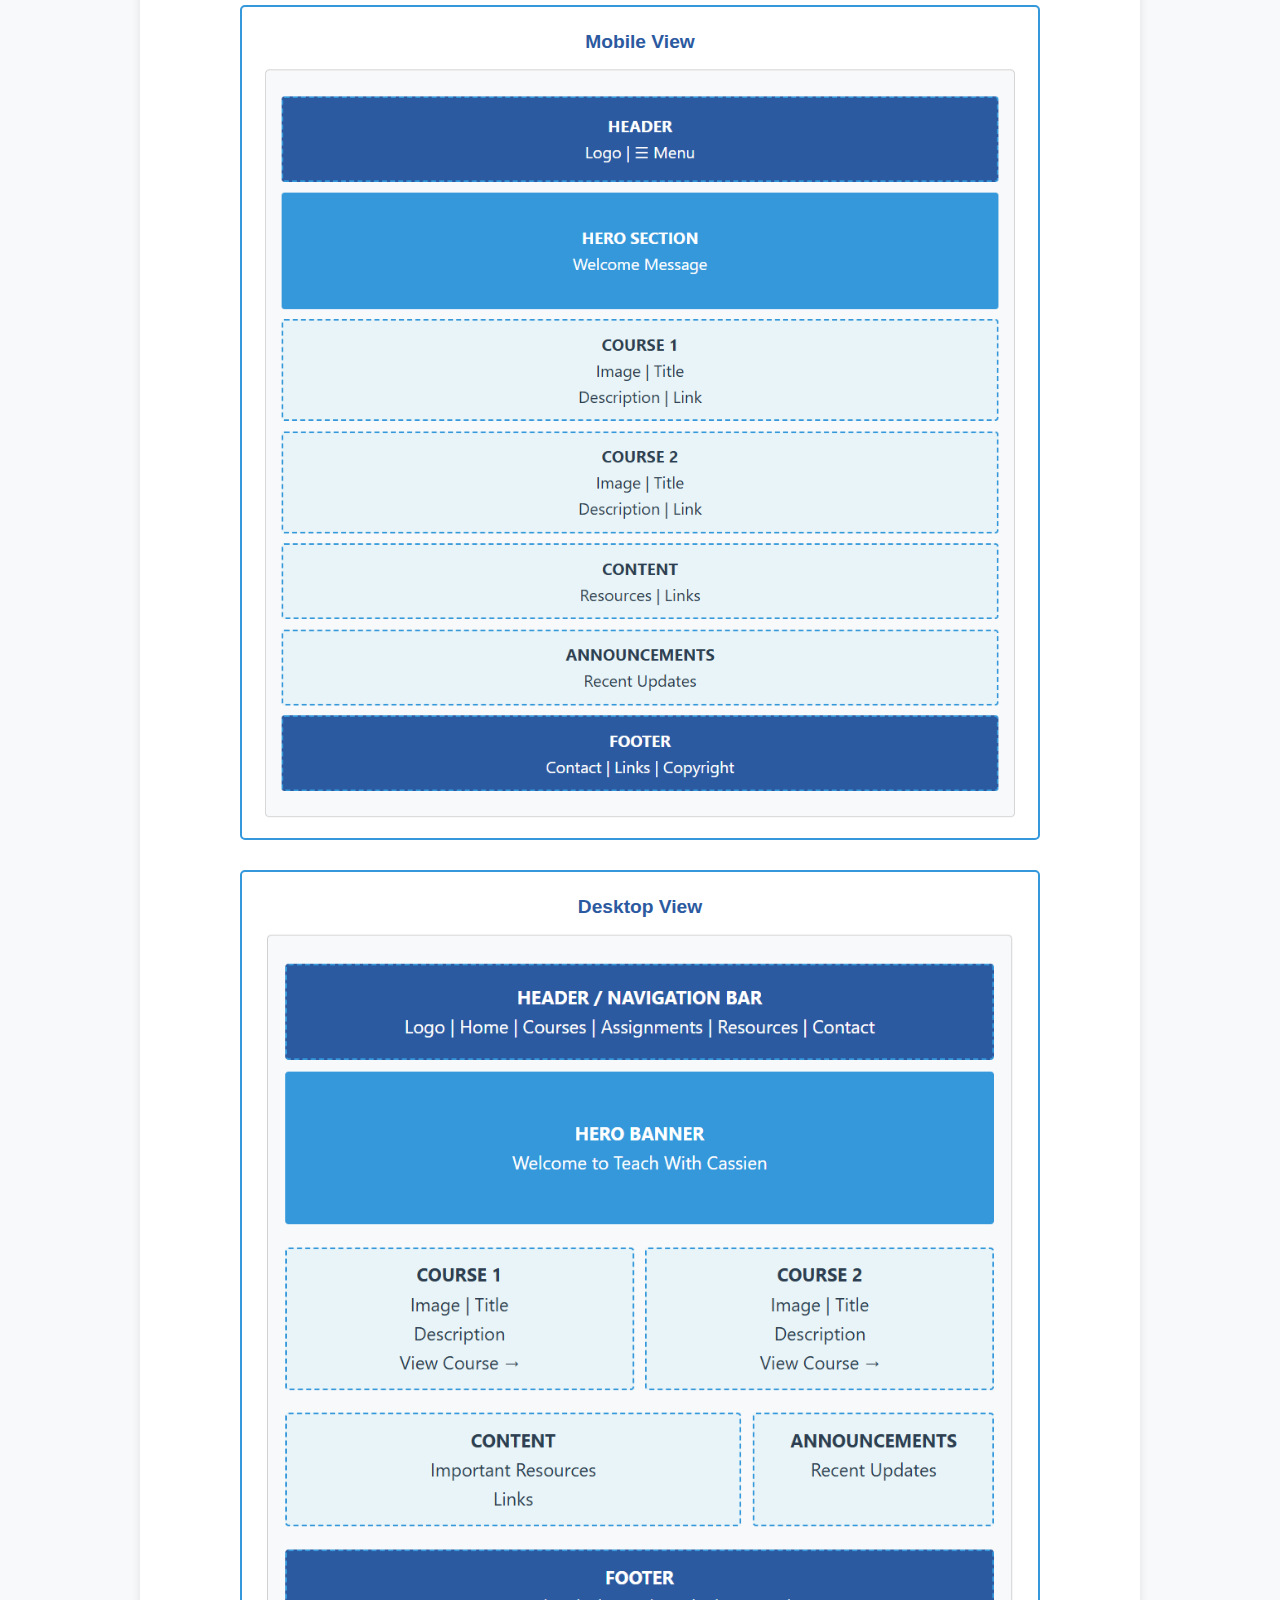
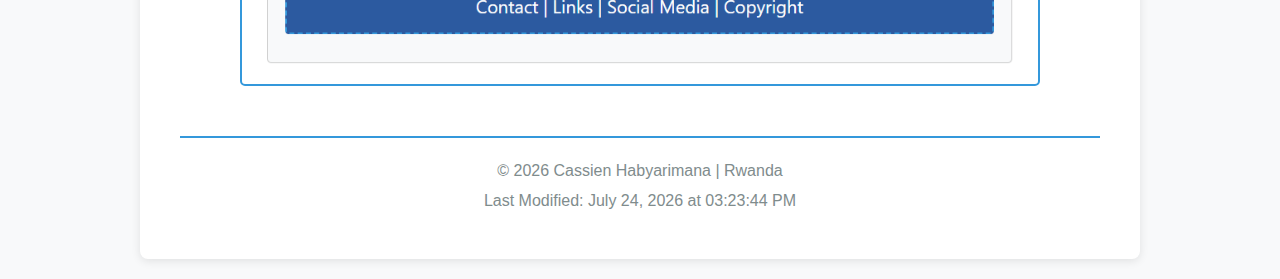
<file: project_plan/siteplan.html>
<!DOCTYPE html>
<html lang="en">
<head>
    <meta charset="UTF-8">
    <meta name="viewport" content="width=device-width, initial-scale=1.0">
    <meta name="description" content="Site planning document for educational course website">
    <title>Course Website - Site Plan</title>
    <link rel="stylesheet" href="styles/siteplan.css">
    <link rel="stylesheet" href="styles/siteplan-large.css">
</head>
<body>
    <div class="container">
        <header>
            <h1>Website Plan</h1>
            <p>Platform for my courses I teach</p>
        </header>

        <section class="section">
            <h2>1. Site Name</h2>
            <div class="logo">Teach With Cassien</div>
            <h3>Why This Name?</h3>
            <p>
                The name is chosen to show a website where I provide course materials, weekly topics, assignments, and resources for students in the subjects I teach.
            </p>
            <p><em>Optional domain: teachwithcassien.org</em></p>
        </section>

        <section class="section">
            <h2>2. Site Purpose</h2>
            <p>
                The purpose of this website is to provide an organized, easily accessible platform for my students to find information about their courses I teach. The site will contain course descriptions, objectives, weekly topics, assignments, quizzes, announcements, and helpful resources. It will enhance communication and help students stay updated throughout the semester.
            </p>
        </section>

        <section class="section">
            <h2>3. Scenarios</h2>
            <ul>
                <li>Where can I find weekly assignments and their due dates?</li>
                <li>How do I access additional resources or readings for a topic?</li>
                <li>What are the course objectives and grading criteria?</li>
            </ul>
        </section>

        <section class="section">
            <h2>4. Color Schema</h2>
            <p>The following colors are selected for Teach With Cassien website.</p>
            
            <div class="color-palette">
                <div class="color-box primary-color">
                    <h3>Primary Color</h3>
                    <p><strong>#2c5aa0</strong></p>
                    <p>Deep Blue</p>
                    <p>To use for h1, h2, logo background,...</p>
                </div>

                <div class="color-box secondary-color">
                    <h3>Secondary Color</h3>
                    <p><strong>#3498db</strong></p>
                    <p>Bright Blue</p>
                    <p>To use for header and section borders, and footer boxes, ...</p>
                </div>

                <div class="color-box accent-color">
                    <h3>Accent Color</h3>
                    <p><strong>#e8f4f8</strong></p>
                    <p>Light Blue</p>
                    <p>To use for wireframe boxes and can be used on hover, ...</p>
                </div>
            </div>
        </section>

        <section class="section">
            <h2>5. Typography</h2>
            <p>
                The following typography choices for the Teach With Cassien website plan.
            </p>

            <div class="font-example">
                <p class="heading-font">Georgia - Serif Font</p>
                <p>To use for main headings (h1, h2), logo, section titles</p>
            </div>

            <div class="font-example">
                <p>Segoe UI - Sans-serif Font</p>
                <p>To use for body text, paragraphs, navigation, buttons, lists</p>
            </div>
        </section>

        <section class="section">
            <h2>6. Wireframes</h2>
            <p>
                These wireframes illustrate the responsive layout for mobile and large screen view.
            </p>
            
            <div class="wireframe">
                <h3>Mobile View</h3>
                <img src="images/mobile-view.png" alt="Mobile view wireframe">
            </div>

            <div class="wireframe">
                <h3>Desktop View</h3>
                <img src="images/desktop-view.png" alt="Desktop view wireframe">
            </div>
        </section>

        <footer>
            <p id="copyright"></p>
            <p id="lastModified"></p>
        </footer>
    </div>
    
    <script src="scripts/siteplan.js"></script>
</body>
</html>
</file>
<file: styles/small.css>
/* Base styles for mobile-first approach */
* {
    margin: 0;
    padding: 0;
    box-sizing: border-box;
}

body {
    font-family: 'Roboto', sans-serif;
    line-height: 1.6;
    color: #333;
    background-color: #f9f9f9;
}

/* Header styles */
header {
    background-color: #2c3e50;
    color: white;
    padding: 1rem;
    box-shadow: 0 2px 5px rgba(0, 0, 0, 0.1);
}

.header-content {
    display: flex;
    justify-content: space-between;
    align-items: center;
}

.logo {
    background-color: #3498db;
    border-radius: 50%;
    padding: 5px;
}

.name {
    font-weight: 500;
    font-size: 1.2rem;
}

.hamburger {
    background: none;
    border: none;
    cursor: pointer;
    display: flex;
    flex-direction: column;
    justify-content: space-between;
    width: 30px;
    height: 21px;
}

.hamburger span {
    display: block;
    height: 3px;
    width: 100%;
    background-color: white;
    border-radius: 3px;
    transition: all 0.3s ease;
}

/* Navigation styles */
nav {
    background-color: #34495e;
    padding: 0;
}

.navigation {
    list-style: none;
    display: none;
    flex-direction: column;
}

.navigation.show {
    display: flex;
}

.navigation li {
    border-bottom: 1px solid #2c3e50;
}

.navigation a {
    display: block;
    padding: 1rem;
    color: white;
    text-decoration: none;
    transition: background-color 0.3s;
}

.navigation a:hover,
.navigation a.active {
    background-color: #2c3e50;
}

/* Main content styles */
main {
    padding: 1rem;
    max-width: 1200px;
    margin: 0 auto;
}

h1 {
    color: #2c3e50;
    margin-bottom: 1.5rem;
    border-bottom: 2px solid #3498db;
    padding-bottom: 0.5rem;
}

h2 {
    color: #2c3e50;
    margin-bottom: 1rem;
}

section {
    margin-bottom: 2rem;
    background-color: white;
    padding: 1.5rem;
    border-radius: 8px;
    box-shadow: 0 2px 5px rgba(0, 0, 0, 0.1);
}

/* About Me section */
.about-content {
    display: flex;
    flex-direction: column;
    gap: 1.5rem;
}

.profile-photo {
    width: 200px;
    height: 200px;
    border-radius: 50%;
    object-fit: cover;
    align-self: center;
    border: 3px solid #3498db;
}

.bio p {
    margin-bottom: 1rem;
}

/* Course Work section */
.filter-buttons {
    display: flex;
    flex-wrap: wrap;
    gap: 0.5rem;
    margin-bottom: 1.5rem;
}

.filter-btn {
    padding: 0.5rem 1rem;
    background-color: #ecf0f1;
    border: 1px solid #bdc3c7;
    border-radius: 4px;
    cursor: pointer;
    transition: all 0.3s;
}

.filter-btn:hover,
.filter-btn.active {
    background-color: #3498db;
    color: white;
    border-color: #2980b9;
}

.course-cards {
    display: grid;
    grid-template-columns: 1fr;
    gap: 1rem;
}

.course-card {
    border: 1px solid #bdc3c7;
    border-radius: 8px;
    padding: 1rem;
    transition: transform 0.3s, box-shadow 0.3s;
}

.course-card:hover {
    transform: translateY(-5px);
    box-shadow: 0 5px 15px rgba(0, 0, 0, 0.1);
}

.course-card.completed {
    background-color: #d4edda;
    border-color: #c3e6cb;
}

.course-card h3 {
    color: #2c3e50;
    margin-bottom: 0.5rem;
}

.course-meta {
    display: flex;
    justify-content: space-between;
    margin-top: 0.5rem;
    font-size: 0.9rem;
    color: #7f8c8d;
}

.credit-total {
    margin-top: 1.5rem;
    font-weight: bold;
    text-align: right;
    padding-top: 1rem;
    border-top: 1px solid #bdc3c7;
}

/* Contact section */
.contact p {
    margin-bottom: 0.5rem;
}

/* Footer styles */
footer {
    background-color: #2c3e50;
    color: white;
    padding: 1.5rem;
    text-align: center;
}

.social-links {
    display: flex;
    justify-content: center;
    gap: 1rem;
    margin-bottom: 1rem;
}

.social-links a {
    color: white;
    transition: color 0.3s;
}

.social-links a:hover {
    color: #3498db;
}

.footer-info {
    margin-bottom: 0.5rem;
}

.last-modified {
    font-size: 0.9rem;
    color: #bdc3c7;
}
</file>
<file: styles/large.css>
/* Media query for larger screens */
@media (min-width: 768px) {
    .hamburger {
        display: none;
    }

    .navigation {
        display: flex;
        flex-direction: row;
        justify-content: center;
    }

    .navigation li {
        border-bottom: none;
    }

    .about-content {
        flex-direction: row;
        align-items: center;
    }

    .course-cards {
        grid-template-columns: repeat(2, 1fr);
    }

    .filter-buttons {
        justify-content: center;
    }
}

@media (min-width: 1024px) {
    .course-cards {
        grid-template-columns: repeat(3, 1fr);
    }
}
</file>
<file: chamber/styles/directory.css>
/* Color Scheme - Rwanda inspired */
:root {
    --primary-color: #00A1DE;
    /* Rwanda blue */
    --secondary-color: #FFD100;
    /* Rwanda yellow */
    --accent-color: #009543;
    /* Rwanda green */
    --dark-color: #1a1a1a;
    --light-color: #f5f5f5;
    --white: #ffffff;
    --text-color: #333;
    --border-color: #ddd;
    --shadow: 0 2px 8px rgba(0, 0, 0, 0.1);
}

* {
    box-sizing: border-box;
}

body {
    font-family: 'Segoe UI', Tahoma, Geneva, Verdana, sans-serif;
    line-height: 1.6;
    color: var(--text-color);
    margin: 0;
    padding: 0;
    min-height: 100vh;
    display: flex;
    flex-direction: column;
}

/* Header Styles */
header {
    background-color: var(--primary-color);
    color: var(--white);
    padding: 1rem 0;
    box-shadow: var(--shadow);
    position: sticky;
    top: 0;
    z-index: 1000;
}

.header-container {
    max-width: 1200px;
    margin: 0 auto;
    padding: 0 1rem;
    display: flex;
    justify-content: space-between;
    align-items: center;
    flex-wrap: wrap;
}

.logo-section {
    display: flex;
    align-items: center;
    gap: 1rem;
}

.logo {
    height: 60px;
    width: auto;
}

header h1 {
    margin: 0;
    font-size: 1.5rem;
}

/* Navigation Styles */
nav {
    position: relative;
}

#menu-toggle {
    display: none;
    background: none;
    border: none;
    cursor: pointer;
    padding: 0.5rem;
    flex-direction: column;
    gap: 4px;
}

#menu-toggle span {
    display: block;
    width: 25px;
    height: 3px;
    background-color: var(--white);
    transition: 0.3s;
}

nav ul {
    list-style: none;
    margin: 0;
    padding: 0;
    display: flex;
    gap: 2rem;
}

nav a {
    color: var(--white);
    text-decoration: none;
    font-weight: 500;
    transition: color 0.3s;
    padding: 0.5rem 0;
}

nav a:hover,
nav a.active {
    color: var(--secondary-color);
    border-bottom: 2px solid var(--secondary-color);
}

/* Main Content */
main {
    flex: 1;
    max-width: 1200px;
    margin: 0 auto;
    padding: 2rem 1rem;
    width: 100%;
}

.directory-header {
    display: flex;
    justify-content: space-between;
    align-items: center;
    margin-bottom: 2rem;
    flex-wrap: wrap;
    gap: 1rem;
}

.directory-header h2 {
    color: var(--primary-color);
    margin: 0;
}

/* View Controls */
.view-controls {
    display: flex;
    gap: 0.5rem;
}

.view-btn {
    background-color: var(--white);
    border: 2px solid var(--border-color);
    padding: 0.5rem;
    cursor: pointer;
    border-radius: 4px;
    transition: all 0.3s;
    display: flex;
    align-items: center;
    justify-content: center;
}

.view-btn:hover {
    background-color: var(--light-color);
}

.view-btn.active {
    background-color: var(--primary-color);
    border-color: var(--primary-color);
    color: var(--white);
}

/* Directory Container - Grid View */
#directory-container.grid-view {
    display: grid;
    grid-template-columns: repeat(auto-fill, minmax(280px, 1fr));
    gap: 2rem;
}

/* Directory Container - List View */
#directory-container.list-view {
    display: flex;
    flex-direction: column;
    gap: 1rem;
}

/* Member Card - Grid View */
.grid-view .member-card {
    background-color: var(--white);
    border-radius: 8px;
    box-shadow: var(--shadow);
    padding: 1.5rem;
    text-align: center;
    transition: transform 0.3s, box-shadow 0.3s;
}

.grid-view .member-card:hover {
    transform: translateY(-5px);
    box-shadow: 0 4px 16px rgba(0, 0, 0, 0.15);
}

.grid-view .member-card img {
    width: 100px;
    height: 100px;
    object-fit: contain;
    margin-bottom: 1rem;
}

.grid-view .member-card h3 {
    color: var(--primary-color);
    margin: 0.5rem 0;
    font-size: 1.2rem;
}

.grid-view .member-card .category {
    color: var(--accent-color);
    font-size: 0.9rem;
    font-weight: 600;
    margin-bottom: 0.5rem;
}

.grid-view .member-card .description {
    font-size: 0.9rem;
    color: #666;
    margin: 1rem 0;
}

.grid-view .member-card p {
    margin: 0.3rem 0;
    font-size: 0.9rem;
}

.grid-view .member-card a {
    color: var(--primary-color);
    text-decoration: none;
}

.grid-view .member-card a:hover {
    text-decoration: underline;
}

.membership-badge {
    display: inline-block;
    padding: 0.25rem 0.75rem;
    border-radius: 20px;
    font-size: 0.85rem;
    font-weight: 600;
    margin-top: 0.5rem;
}

.membership-gold {
    background-color: #FFD700;
    color: #333;
}

.membership-silver {
    background-color: #C0C0C0;
    color: #333;
}

.membership-member {
    background-color: #CD7F32;
    color: var(--white);
}

/* Member Card - List View */
.list-view .member-card {
    background-color: var(--white);
    border-radius: 8px;
    box-shadow: var(--shadow);
    padding: 1rem 1.5rem;
    display: grid;
    grid-template-columns: 80px 1fr auto;
    gap: 1.5rem;
    align-items: center;
}

.list-view .member-card img {
    width: 80px;
    height: 80px;
    object-fit: contain;
}

.list-view .member-info {
    flex: 1;
}

.list-view .member-card h3 {
    color: var(--primary-color);
    margin: 0 0 0.5rem 0;
    font-size: 1.1rem;
}

.list-view .member-card .category {
    color: var(--accent-color);
    font-size: 0.85rem;
    font-weight: 600;
}

.list-view .member-card p {
    margin: 0.25rem 0;
    font-size: 0.85rem;
}

.list-view .member-card a {
    color: var(--primary-color);
    text-decoration: none;
}

.list-view .member-card a:hover {
    text-decoration: underline;
}

.list-view .membership-badge {
    align-self: flex-start;
}

/* Footer Styles */
footer {
    background-color: var(--dark-color);
    color: var(--white);
    padding: 2rem 1rem;
    margin-top: auto;
}

.footer-container {
    max-width: 1200px;
    margin: 0 auto;
    display: grid;
    grid-template-columns: repeat(auto-fit, minmax(250px, 1fr));
    gap: 2rem;
}

.footer-section h3 {
    color: var(--secondary-color);
    margin-bottom: 1rem;
}

.footer-section p {
    margin: 0.5rem 0;
}

.social-links {
    display: flex;
    gap: 1rem;
    flex-wrap: wrap;
}

.social-links a {
    color: var(--white);
    text-decoration: none;
    transition: color 0.3s;
}

.social-links a:hover {
    color: var(--secondary-color);
}

/* Responsive Design */
@media (max-width: 768px) {
    header h1 {
        font-size: 1.2rem;
    }

    #menu-toggle {
        display: flex;
    }

    nav ul {
        position: absolute;
        top: 100%;
        right: 0;
        background-color: var(--primary-color);
        flex-direction: column;
        width: 200px;
        padding: 1rem;
        gap: 0;
        display: none;
        box-shadow: var(--shadow);
        border-radius: 4px;
        margin-top: 0.5rem;
    }

    nav ul.show {
        display: flex;
    }

    nav li {
        width: 100%;
    }

    nav a {
        display: block;
        padding: 0.75rem 0;
    }

    #directory-container.grid-view {
        grid-template-columns: repeat(auto-fill, minmax(250px, 1fr));
    }

    .list-view .member-card {
        grid-template-columns: 60px 1fr;
        gap: 1rem;
    }

    .list-view .member-card img {
        width: 60px;
        height: 60px;
    }

    .list-view .membership-badge {
        grid-column: 2;
    }
}

@media (max-width: 480px) {
    .logo-section {
        flex-direction: column;
        text-align: center;
    }

    header h1 {
        font-size: 1rem;
    }

    #directory-container.grid-view {
        grid-template-columns: 1fr;
    }

    .directory-header {
        flex-direction: column;
        text-align: center;
    }
}
</file>
<file: chamber/styles/home.css>
/* Hero Section */
.hero {
    position: relative;
    height: 500px;
    background: linear-gradient(rgba(0, 161, 222, 0.7), rgba(0, 149, 67, 0.7)),
        url('../images/kigali-skyline.jpg') center/cover no-repeat;
    display: flex;
    align-items: center;
    justify-content: center;
    text-align: center;
    color: var(--white);
    margin-bottom: 3rem;
}

.hero-content {
    max-width: 800px;
    padding: 2rem;
}

.hero h2 {
    font-size: 2.5rem;
    margin-bottom: 1rem;
    text-shadow: 2px 2px 4px rgba(0, 0, 0, 0.5);
}

.hero p {
    font-size: 1.3rem;
    margin-bottom: 2rem;
    text-shadow: 1px 1px 2px rgba(0, 0, 0, 0.5);
}

.cta-button {
    display: inline-block;
    background-color: var(--secondary-color);
    color: var(--dark-color);
    padding: 1rem 2.5rem;
    text-decoration: none;
    font-size: 1.1rem;
    font-weight: 700;
    border-radius: 50px;
    transition: all 0.3s;
    box-shadow: 0 4px 12px rgba(0, 0, 0, 0.3);
}

.cta-button:hover {
    background-color: var(--accent-color);
    color: var(--white);
    transform: translateY(-3px);
    box-shadow: 0 6px 16px rgba(0, 0, 0, 0.4);
}

/* Events Section */
.events-section {
    margin-bottom: 3rem;
}

.events-section h2 {
    color: var(--primary-color);
    text-align: center;
    margin-bottom: 2rem;
    font-size: 2rem;
}

.events-container {
    display: grid;
    grid-template-columns: repeat(auto-fit, minmax(300px, 1fr));
    gap: 2rem;
}

.event-card {
    background-color: var(--white);
    border-radius: 8px;
    padding: 1.5rem;
    box-shadow: var(--shadow);
    border-left: 4px solid var(--accent-color);
    transition: transform 0.3s, box-shadow 0.3s;
}

.event-card:hover {
    transform: translateY(-5px);
    box-shadow: 0 6px 16px rgba(0, 0, 0, 0.15);
}

.event-card h3 {
    color: var(--primary-color);
    margin-bottom: 0.5rem;
}

.event-date {
    color: var(--accent-color);
    font-weight: 600;
    margin-bottom: 1rem;
    font-size: 0.9rem;
}

.event-card p:last-child {
    color: #666;
    line-height: 1.6;
}

/* Weather Section */
.weather-section {
    background-color: var(--light-color);
    padding: 2rem;
    border-radius: 8px;
    margin-bottom: 3rem;
}

.weather-section h2 {
    color: var(--primary-color);
    text-align: center;
    margin-bottom: 2rem;
    font-size: 2rem;
}

.weather-container {
    display: grid;
    grid-template-columns: 1fr 2fr;
    gap: 2rem;
}

.current-weather,
.forecast {
    background-color: var(--white);
    padding: 1.5rem;
    border-radius: 8px;
    box-shadow: var(--shadow);
}

.current-weather h3,
.forecast h3 {
    color: var(--accent-color);
    margin-bottom: 1rem;
    text-align: center;
}

.weather-info {
    text-align: center;
}

.weather-info .temperature {
    font-size: 3rem;
    font-weight: 700;
    color: var(--primary-color);
    margin: 1rem 0;
}

.weather-info .description {
    font-size: 1.2rem;
    color: #666;
    text-transform: capitalize;
    margin-bottom: 0.5rem;
}

.weather-info .details {
    display: flex;
    flex-direction: column;
    gap: 0.5rem;
    margin-top: 1rem;
}

.weather-info .details p {
    margin: 0;
    color: #666;
}

.forecast-grid {
    display: grid;
    grid-template-columns: repeat(3, 1fr);
    gap: 1rem;
}

.forecast-day {
    text-align: center;
    padding: 1rem;
    background-color: var(--light-color);
    border-radius: 6px;
}

.forecast-day .day-name {
    font-weight: 700;
    color: var(--primary-color);
    margin-bottom: 0.5rem;
}

.forecast-day .day-temp {
    font-size: 1.5rem;
    font-weight: 700;
    color: var(--accent-color);
    margin: 0.5rem 0;
}

.forecast-day .day-desc {
    font-size: 0.9rem;
    color: #666;
    text-transform: capitalize;
}

/* Spotlights Section */
.spotlights-section {
    margin-bottom: 3rem;
}

.spotlights-section h2 {
    color: var(--primary-color);
    text-align: center;
    margin-bottom: 2rem;
    font-size: 2rem;
}

.spotlights-container {
    display: grid;
    grid-template-columns: repeat(auto-fit, minmax(300px, 1fr));
    gap: 2rem;
}

.spotlight-card {
    background-color: var(--white);
    border-radius: 8px;
    padding: 2rem;
    text-align: center;
    box-shadow: var(--shadow);
    border: 2px solid var(--border-color);
    transition: transform 0.3s, box-shadow 0.3s, border-color 0.3s;
}

.spotlight-card:hover {
    transform: translateY(-5px);
    box-shadow: 0 6px 20px rgba(0, 0, 0, 0.15);
    border-color: var(--primary-color);
}

.spotlight-card img {
    width: 120px;
    height: 120px;
    object-fit: contain;
    margin-bottom: 1rem;
}

.spotlight-card h3 {
    color: var(--primary-color);
    margin-bottom: 0.5rem;
    font-size: 1.3rem;
}

.spotlight-card .category {
    color: var(--accent-color);
    font-size: 0.9rem;
    font-weight: 600;
    margin-bottom: 1rem;
}

.spotlight-card .description {
    color: #666;
    margin-bottom: 1.5rem;
    line-height: 1.6;
}

.spotlight-card .contact-info {
    text-align: left;
    margin-bottom: 1rem;
}

.spotlight-card .contact-info p {
    margin: 0.5rem 0;
    font-size: 0.9rem;
}

.spotlight-card .contact-info a {
    color: var(--primary-color);
    text-decoration: none;
}

.spotlight-card .contact-info a:hover {
    text-decoration: underline;
}

.spotlight-card .membership-badge {
    display: inline-block;
    padding: 0.4rem 1rem;
    border-radius: 20px;
    font-size: 0.85rem;
    font-weight: 600;
}

/* Responsive Design */
@media (max-width: 768px) {
    .hero {
        height: 400px;
    }

    .hero h2 {
        font-size: 2rem;
    }

    .hero p {
        font-size: 1.1rem;
    }

    .weather-container {
        grid-template-columns: 1fr;
    }

    .forecast-grid {
        grid-template-columns: 1fr;
    }

    .events-container,
    .spotlights-container {
        grid-template-columns: 1fr;
    }
}

@media (max-width: 480px) {
    .hero {
        height: 350px;
    }

    .hero h2 {
        font-size: 1.5rem;
    }

    .hero p {
        font-size: 1rem;
    }

    .cta-button {
        padding: 0.8rem 2rem;
        font-size: 1rem;
    }

    .weather-info .temperature {
        font-size: 2.5rem;
    }

    .spotlight-card img {
        width: 100px;
        height: 100px;
    }
}
</file>
<file: chamber/styles/discover.css>
/* Discover Page Styles */
.discover-header {
    text-align: center;
    margin-bottom: 3rem;
    padding: 2rem 1rem;
}

.discover-header h2 {
    color: var(--primary-color);
    font-size: 2.5rem;
    margin-bottom: 0.5rem;
}

.subtitle {
    color: #666;
    font-size: 1.2rem;
    margin-bottom: 1.5rem;
}

.visit-message {
    background: linear-gradient(135deg, var(--primary-color), var(--accent-color));
    color: var(--white);
    padding: 1rem 2rem;
    border-radius: 8px;
    margin: 1.5rem auto;
    max-width: 600px;
    font-size: 1.1rem;
    box-shadow: var(--shadow);
    animation: slideIn 0.5s ease;
}

@keyframes slideIn {
    from {
        opacity: 0;
        transform: translateY(-20px);
    }

    to {
        opacity: 1;
        transform: translateY(0);
    }
}

/* Attractions Container - Grid Areas Layout */
.attractions-container {
    display: grid;
    gap: 1.5rem;
    margin-bottom: 2rem;
}

/* Small screens (320px - 640px) - Single column */
@media (max-width: 640px) {
    .attractions-container {
        grid-template-columns: 1fr;
        grid-template-areas:
            "card1"
            "card2"
            "card3"
            "card4"
            "card5"
            "card6"
            "card7"
            "card8";
    }

    .attraction-card:nth-child(1) {
        grid-area: card1;
    }

    .attraction-card:nth-child(2) {
        grid-area: card2;
    }

    .attraction-card:nth-child(3) {
        grid-area: card3;
    }

    .attraction-card:nth-child(4) {
        grid-area: card4;
    }

    .attraction-card:nth-child(5) {
        grid-area: card5;
    }

    .attraction-card:nth-child(6) {
        grid-area: card6;
    }

    .attraction-card:nth-child(7) {
        grid-area: card7;
    }

    .attraction-card:nth-child(8) {
        grid-area: card8;
    }
}

/* Medium screens (641px - 1024px) - Two columns */
@media (min-width: 641px) and (max-width: 1024px) {
    .attractions-container {
        grid-template-columns: repeat(2, 1fr);
        grid-template-areas:
            "card1 card2"
            "card3 card4"
            "card5 card6"
            "card7 card8";
    }

    .attraction-card:nth-child(1) {
        grid-area: card1;
    }

    .attraction-card:nth-child(2) {
        grid-area: card2;
    }

    .attraction-card:nth-child(3) {
        grid-area: card3;
    }

    .attraction-card:nth-child(4) {
        grid-area: card4;
    }

    .attraction-card:nth-child(5) {
        grid-area: card5;
    }

    .attraction-card:nth-child(6) {
        grid-area: card6;
    }

    .attraction-card:nth-child(7) {
        grid-area: card7;
    }

    .attraction-card:nth-child(8) {
        grid-area: card8;
    }
}

/* Large screens (1025px and above) - Three columns with featured layout */
@media (min-width: 1025px) {
    .attractions-container {
        grid-template-columns: repeat(3, 1fr);
        grid-template-areas:
            "card1 card1 card2"
            "card3 card4 card2"
            "card5 card6 card7"
            "card5 card8 card7";
    }

    .attraction-card:nth-child(1) {
        grid-area: card1;
    }

    .attraction-card:nth-child(2) {
        grid-area: card2;
    }

    .attraction-card:nth-child(3) {
        grid-area: card3;
    }

    .attraction-card:nth-child(4) {
        grid-area: card4;
    }

    .attraction-card:nth-child(5) {
        grid-area: card5;
    }

    .attraction-card:nth-child(6) {
        grid-area: card6;
    }

    .attraction-card:nth-child(7) {
        grid-area: card7;
    }

    .attraction-card:nth-child(8) {
        grid-area: card8;
    }
}

/* Attraction Card Styles */
.attraction-card {
    background-color: var(--white);
    border-radius: 8px;
    box-shadow: var(--shadow);
    overflow: hidden;
    transition: transform 0.3s, box-shadow 0.3s;
}

.attraction-card:hover {
    transform: translateY(-5px);
    box-shadow: 0 8px 24px rgba(0, 0, 0, 0.15);
}

.attraction-card h2 {
    color: var(--primary-color);
    padding: 1.5rem 1.5rem 0.5rem;
    margin: 0;
    font-size: 1.5rem;
}

.attraction-card figure {
    margin: 0;
    position: relative;
    overflow: hidden;
}

.attraction-card img {
    width: 100%;
    height: 200px;
    object-fit: cover;
    display: block;
    transition: transform 0.5s, filter 0.5s;
}

/* Hover effects for larger screens only */
@media (min-width: 641px) {
    .attraction-card:hover img {
        transform: scale(1.1);
        filter: brightness(1.1);
    }
}

/* Loading effect for lazy images */
.attraction-card img[loading="lazy"] {
    background: linear-gradient(90deg, #f0f0f0 25%, #e0e0e0 50%, #f0f0f0 75%);
    background-size: 200% 100%;
    animation: loading 1.5s infinite;
}

@keyframes loading {
    0% {
        background-position: 200% 0;
    }

    100% {
        background-position: -200% 0;
    }
}

.attraction-card address {
    font-style: normal;
    padding: 0 1.5rem;
    color: var(--accent-color);
    font-weight: 600;
    margin: 0.5rem 0;
}

.attraction-card p {
    padding: 0 1.5rem;
    color: #666;
    line-height: 1.6;
    margin: 1rem 0;
}

.learn-more-btn {
    display: inline-block;
    margin: 0 1.5rem 1.5rem;
    padding: 0.75rem 1.5rem;
    background-color: var(--primary-color);
    color: var(--white);
    text-decoration: none;
    border-radius: 4px;
    font-weight: 600;
    transition: all 0.3s;
}

.learn-more-btn:hover {
    background-color: var(--accent-color);
    transform: translateX(5px);
}

/* Responsive adjustments */
@media (max-width: 768px) {
    .discover-header h2 {
        font-size: 2rem;
    }

    .subtitle {
        font-size: 1.1rem;
    }

    .visit-message {
        font-size: 1rem;
        padding: 0.85rem 1.5rem;
    }

    .attraction-card h2 {
        font-size: 1.3rem;
    }
}

@media (max-width: 480px) {
    .discover-header {
        padding: 1.5rem 0.5rem;
    }

    .discover-header h2 {
        font-size: 1.5rem;
    }

    .subtitle {
        font-size: 1rem;
    }

    .visit-message {
        font-size: 0.95rem;
        padding: 0.75rem 1rem;
    }

    .attraction-card h2 {
        font-size: 1.2rem;
        padding: 1rem 1rem 0.5rem;
    }

    .attraction-card address,
    .attraction-card p {
        padding: 0 1rem;
    }

    .learn-more-btn {
        margin: 0 1rem 1rem;
        padding: 0.6rem 1.2rem;
        font-size: 0.9rem;
    }
}
</file>
<file: chamber/styles/join.css>
/* Join Page Styles */
.join-container {
    display: grid;
    grid-template-columns: 1fr;
    gap: 3rem;
    max-width: 1200px;
    margin: 0 auto;
}

.form-section,
.membership-cards-section {
    background-color: var(--white);
    padding: 2rem;
    border-radius: 8px;
    box-shadow: var(--shadow);
}

.form-section h2,
.membership-cards-section h2 {
    color: var(--primary-color);
    margin-bottom: 1rem;
}

.intro-text {
    color: #666;
    margin-bottom: 2rem;
}

/* Form Styles */
form {
    display: flex;
    flex-direction: column;
    gap: 1.5rem;
}

label {
    display: flex;
    flex-direction: column;
    font-weight: 600;
    color: var(--text-color);
    gap: 0.5rem;
}

input,
select,
textarea {
    padding: 0.75rem;
    border: 2px solid var(--border-color);
    border-radius: 4px;
    font-size: 1rem;
    font-family: inherit;
    transition: border-color 0.3s;
}

input:focus,
select:focus,
textarea:focus {
    outline: none;
    border-color: var(--primary-color);
}

input:invalid:not(:placeholder-shown),
select:invalid:not(:placeholder-shown) {
    border-color: #e74c3c;
}

input:valid,
select:valid {
    border-color: var(--accent-color);
}

.submit-btn {
    background-color: var(--primary-color);
    color: var(--white);
    padding: 1rem 2rem;
    border: none;
    border-radius: 4px;
    font-size: 1.1rem;
    font-weight: 700;
    cursor: pointer;
    transition: all 0.3s;
    margin-top: 1rem;
}

.submit-btn:hover {
    background-color: var(--accent-color);
    transform: translateY(-2px);
    box-shadow: 0 4px 12px rgba(0, 0, 0, 0.2);
}

/* Membership Cards */
.membership-cards {
    display: grid;
    grid-template-columns: repeat(auto-fit, minmax(200px, 1fr));
    gap: 1.5rem;
    margin-top: 1.5rem;
}

.membership-card {
    background: linear-gradient(135deg, var(--light-color) 0%, var(--white) 100%);
    padding: 2rem 1.5rem;
    border-radius: 8px;
    text-align: center;
    box-shadow: var(--shadow);
    border: 2px solid var(--border-color);
    transition: all 0.5s ease;
    opacity: 0;
    transform: translateY(20px);
    animation: fadeInUp 0.6s ease forwards;
}

/* Animation delays for cards */
.membership-card:nth-child(1) {
    animation-delay: 0.1s;
}

.membership-card:nth-child(2) {
    animation-delay: 0.2s;
}

.membership-card:nth-child(3) {
    animation-delay: 0.3s;
}

.membership-card:nth-child(4) {
    animation-delay: 0.4s;
}

@keyframes fadeInUp {
    to {
        opacity: 1;
        transform: translateY(0);
    }
}

.membership-card:hover {
    transform: translateY(-5px) scale(1.02);
    box-shadow: 0 8px 24px rgba(0, 0, 0, 0.15);
}

.np-card {
    border-color: var(--accent-color);
}

.bronze-card {
    border-color: #CD7F32;
}

.silver-card {
    border-color: #C0C0C0;
}

.gold-card {
    border-color: #FFD700;
}

.membership-card h3 {
    color: var(--primary-color);
    font-size: 1.5rem;
    margin-bottom: 0.5rem;
}

.membership-card .price {
    font-size: 1.8rem;
    font-weight: 700;
    color: var(--accent-color);
    margin: 1rem 0;
}

.membership-card .description {
    color: #666;
    margin-bottom: 1.5rem;
    font-size: 0.95rem;
}

.learn-more {
    display: inline-block;
    background-color: var(--primary-color);
    color: var(--white);
    padding: 0.6rem 1.5rem;
    text-decoration: none;
    border-radius: 4px;
    transition: all 0.3s;
    font-weight: 600;
}

.learn-more:hover {
    background-color: var(--accent-color);
    transform: translateY(-2px);
}

/* Modal Styles */
.modal {
    display: none;
    position: fixed;
    z-index: 2000;
    left: 0;
    top: 0;
    width: 100%;
    height: 100%;
    overflow: auto;
    background-color: rgba(0, 0, 0, 0.6);
    animation: fadeIn 0.3s ease;
}

@keyframes fadeIn {
    from {
        opacity: 0;
    }

    to {
        opacity: 1;
    }
}

.modal-content {
    background-color: var(--white);
    margin: 5% auto;
    padding: 2rem;
    border-radius: 8px;
    max-width: 600px;
    box-shadow: 0 8px 32px rgba(0, 0, 0, 0.3);
    position: relative;
    animation: slideDown 0.4s ease;
}

@keyframes slideDown {
    from {
        transform: translateY(-50px);
        opacity: 0;
    }

    to {
        transform: translateY(0);
        opacity: 1;
    }
}

.close {
    color: #999;
    position: absolute;
    top: 1rem;
    right: 1.5rem;
    font-size: 2rem;
    font-weight: 700;
    cursor: pointer;
    transition: color 0.3s;
}

.close:hover,
.close:focus {
    color: var(--primary-color);
}

.modal-content h3 {
    color: var(--primary-color);
    margin-bottom: 1.5rem;
    font-size: 1.8rem;
}

.modal-content ul {
    list-style: none;
    padding: 0;
}

.modal-content ul li {
    padding: 0.75rem 0;
    border-bottom: 1px solid var(--border-color);
    color: var(--text-color);
    position: relative;
    padding-left: 1.5rem;
}

.modal-content ul li:before {
    content: "✓";
    color: var(--accent-color);
    font-weight: 700;
    position: absolute;
    left: 0;
}

.modal-content ul li:last-child {
    border-bottom: none;
}

/* Responsive Design */
@media (min-width: 1024px) {
    .join-container {
        grid-template-columns: 1.5fr 1fr;
    }

    .membership-cards-section {
        position: sticky;
        top: 100px;
        height: fit-content;
    }

    .membership-cards {
        grid-template-columns: 1fr 1fr;
    }
}

@media (max-width: 768px) {
    .join-container {
        gap: 2rem;
    }

    .form-section,
    .membership-cards-section {
        padding: 1.5rem;
    }

    .membership-cards {
        grid-template-columns: 1fr;
    }

    .modal-content {
        margin: 10% 1rem;
        padding: 1.5rem;
    }
}

@media (max-width: 480px) {

    .form-section,
    .membership-cards-section {
        padding: 1rem;
    }

    .membership-card .price {
        font-size: 1.5rem;
    }

    input,
    select,
    textarea {
        font-size: 0.95rem;
    }
}
</file>
<file: chamber/styles/thankyou.css>
/* Thank You Page Styles */
.thankyou-container {
    max-width: 800px;
    margin: 0 auto;
    padding: 2rem;
    text-align: center;
}

.success-icon {
    margin: 2rem auto;
    animation: scaleIn 0.5s ease;
}

@keyframes scaleIn {
    from {
        transform: scale(0);
        opacity: 0;
    }

    to {
        transform: scale(1);
        opacity: 1;
    }
}

.thankyou-container h2 {
    color: var(--primary-color);
    font-size: 2.5rem;
    margin-bottom: 1rem;
    animation: fadeInDown 0.6s ease 0.2s both;
}

@keyframes fadeInDown {
    from {
        opacity: 0;
        transform: translateY(-20px);
    }

    to {
        opacity: 1;
        transform: translateY(0);
    }
}

.success-message {
    font-size: 1.2rem;
    color: #666;
    margin-bottom: 3rem;
    animation: fadeInDown 0.6s ease 0.3s both;
}

.application-summary {
    background-color: var(--light-color);
    padding: 2rem;
    border-radius: 8px;
    margin-bottom: 2rem;
    text-align: left;
    box-shadow: var(--shadow);
    animation: fadeInUp 0.6s ease 0.4s both;
}

@keyframes fadeInUp {
    from {
        opacity: 0;
        transform: translateY(20px);
    }

    to {
        opacity: 1;
        transform: translateY(0);
    }
}

.application-summary h3 {
    color: var(--primary-color);
    margin-bottom: 1.5rem;
    text-align: center;
}

#summary-content {
    display: grid;
    gap: 1rem;
}

.summary-item {
    display: grid;
    grid-template-columns: 180px 1fr;
    gap: 1rem;
    padding: 0.75rem;
    background-color: var(--white);
    border-radius: 4px;
    border-left: 4px solid var(--accent-color);
}

.summary-item strong {
    color: var(--primary-color);
}

.summary-item span {
    color: var(--text-color);
    word-break: break-word;
}

.next-steps {
    background-color: var(--white);
    padding: 2rem;
    border-radius: 8px;
    margin-bottom: 2rem;
    text-align: left;
    box-shadow: var(--shadow);
    border: 2px solid var(--primary-color);
    animation: fadeInUp 0.6s ease 0.5s both;
}

.next-steps h3 {
    color: var(--primary-color);
    margin-bottom: 1.5rem;
    text-align: center;
}

.next-steps ol {
    padding-left: 1.5rem;
    line-height: 2;
}

.next-steps ol li {
    color: var(--text-color);
    margin-bottom: 0.75rem;
    padding-left: 0.5rem;
}

.action-buttons {
    display: flex;
    gap: 1rem;
    justify-content: center;
    flex-wrap: wrap;
    margin-top: 2rem;
    animation: fadeInUp 0.6s ease 0.6s both;
}

.btn {
    display: inline-block;
    padding: 1rem 2rem;
    text-decoration: none;
    border-radius: 4px;
    font-weight: 700;
    transition: all 0.3s;
    font-size: 1rem;
}

.btn-primary {
    background-color: var(--primary-color);
    color: var(--white);
}

.btn-primary:hover {
    background-color: var(--accent-color);
    transform: translateY(-2px);
    box-shadow: 0 4px 12px rgba(0, 0, 0, 0.2);
}

.btn-secondary {
    background-color: var(--white);
    color: var(--primary-color);
    border: 2px solid var(--primary-color);
}

.btn-secondary:hover {
    background-color: var(--primary-color);
    color: var(--white);
    transform: translateY(-2px);
    box-shadow: 0 4px 12px rgba(0, 0, 0, 0.2);
}

/* Responsive Design */
@media (max-width: 768px) {
    .thankyou-container {
        padding: 1.5rem;
    }

    .thankyou-container h2 {
        font-size: 2rem;
    }

    .success-message {
        font-size: 1.1rem;
    }

    .summary-item {
        grid-template-columns: 1fr;
        gap: 0.25rem;
    }

    .application-summary,
    .next-steps {
        padding: 1.5rem;
    }

    .action-buttons {
        flex-direction: column;
    }

    .btn {
        width: 100%;
        text-align: center;
    }
}

@media (max-width: 480px) {
    .thankyou-container h2 {
        font-size: 1.5rem;
    }

    .success-message {
        font-size: 1rem;
    }

    .application-summary,
    .next-steps {
        padding: 1rem;
    }

    .btn {
        padding: 0.85rem 1.5rem;
        font-size: 0.95rem;
    }
}
</file>
<file: project_plan/styles/siteplan.css>
/* Base Styles - Mobile First */
* {
    margin: 0;
    padding: 0;
    box-sizing: border-box;
}

body {
    font-family: 'Segoe UI', Tahoma, Geneva, Verdana, sans-serif;
    line-height: 1.6;
    color: #2c3e50;
    background-color: #f8f9fa;
    padding: 20px;
}

.container {
    max-width: 1000px;
    margin: 0 auto;
    background-color: #ffffff;
    padding: 20px;
    border-radius: 8px;
    box-shadow: 0 2px 10px rgba(0, 0, 0, 0.1);
}

/* Typography */
h1, h2 {
    font-family: 'Georgia', serif;
    color: #2c5aa0;
}

/* Header */
header {
    text-align: center;
    padding-bottom: 30px;
    border-bottom: 3px solid #3498db;
    margin-bottom: 40px;
}

/* Lists */
ul {
    margin-left: 50px;
    margin-bottom: 15px;
}

li {
    margin-bottom: 10px;
}

h3 {
    color: black;
    font-size: 1.2em;
    margin-top: 20px;
    margin-bottom: 10px;
}

/* Sections */
.section {
    margin-bottom: 40px;
}


/* Color Palette */
.color-palette {
    display: flex;
    flex-direction: column;
    gap: 20px;
    margin: 20px 0;
}

.color-box {
    padding: 20px;
    border-radius: 5px;
    text-align: center;
}

.color-box h3 {
    margin-top: 0;
}

.color-box p {
    margin-bottom: 10px;
}

.primary-color {
    background-color: #2c5aa0;
    color: #ffffff;
}

.secondary-color {
    background-color: #3498db;
    color: #ffffff;
}

.accent-color {
    background-color: #e8f4f8;
    color: #2c5aa0;
    border: 2px solid #3498db;
}

/* Typography Examples */
.font-example {
    padding: 20px;
    margin: 15px 0;
    background-color: #f8f9fa;
    border-left: 4px solid #3498db;
    border-radius: 4px;
}

.font-example p:last-child {
    margin-bottom: 0;
}

.heading-font {
    font-family: 'Georgia', serif;
    font-size: 1.5em;
    color: #2c5aa0;
}

/* Wireframes */
.wireframe {
    margin: 30px auto;
    padding: 20px;
    border: 2px solid #3498db;
    border-radius: 5px;
    background-color: #ffffff;
    text-align: center;
}

.wireframe h3 {
    margin-top: 0;
    color: #2c5aa0;
}

.wireframe img {
    width: 100%;
    max-width: 100%;
    height: auto;
    display: block;
    margin: 0 auto;
    border-radius: 4px;
}

/* Footer */
footer {
    margin-top: 50px;
    padding-top: 20px;
    border-top: 2px solid #3498db;
    text-align: center;
    color: #7f8c8d;
}

footer p {
    margin-bottom: 5px;
}
</file>
<file: project_plan/styles/siteplan-large.css>
/* Large Screen Styles (769px+) */
@media (min-width: 769px) {
    .container {
        padding: 40px;
    }

    h1 {
        font-size: 2.5em;
    }

    h2 {
        font-size: 1.8em;
    }

    .color-palette {
        flex-direction: row;
    }

    .wireframe {
        max-width: 800px;
    }
}
</file>
